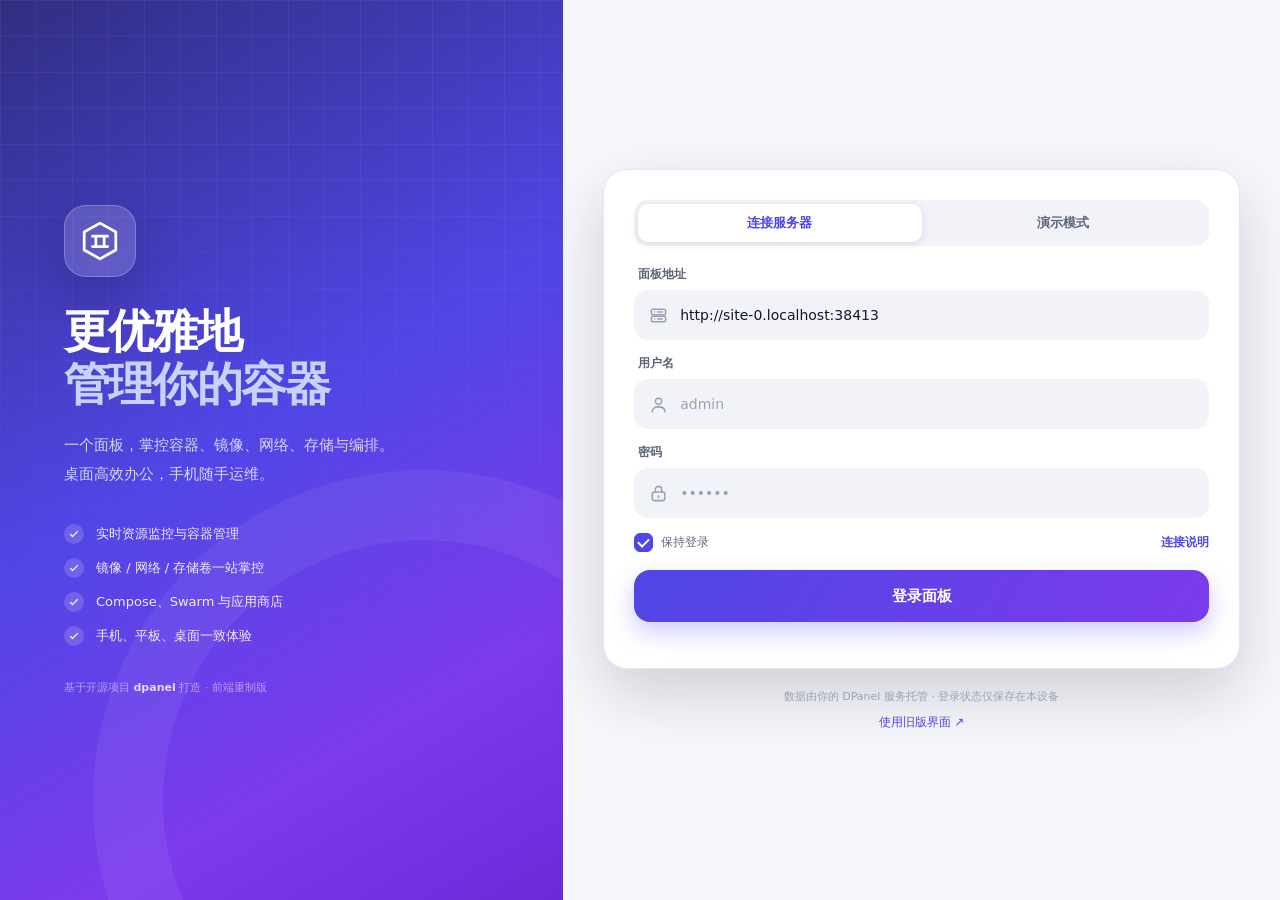
<file: ui-source/index.html>
<!DOCTYPE html>
<html lang="zh-CN" data-theme="light">
<head>
<meta charset="UTF-8">
<meta name="viewport" content="width=device-width, initial-scale=1, maximum-scale=1, viewport-fit=cover">
<meta name="theme-color" content="#5B5BD6">
<meta name="apple-mobile-web-app-capable" content="yes">
<meta name="apple-mobile-web-app-status-bar-style" content="default">
<meta name="description" content="DPanel - 优雅地管理 Docker / Podman 容器，桌面与手机自适应">
<link rel="manifest" href="manifest.webmanifest">
<link rel="icon" href="icons/icon-192.png">
<title>DPanel · 容器管理面板</title>
<link rel="stylesheet" href="css/styles.css">
</head>
<body>
<div class="device">
  <!-- 桌面端常驻侧边栏；手机端隐藏，改用底部导航 -->
  <aside class="sidebar" id="sidebar">
    <div class="sidebar-brand">
      <div class="brand-mark sm">
        <svg viewBox="0 0 64 64" aria-hidden="true"><path d="M32 6 55 19v26L32 58 9 45V19L32 6Z" fill="none" stroke="currentColor" stroke-width="4" stroke-linejoin="round"/><path d="M21 25h22M26 25v15m12-15v15M21 40h22" stroke="currentColor" stroke-width="4" stroke-linecap="round"/></svg>
      </div>
      <div><b>DPanel</b><small>容器管理面板</small></div>
    </div>
    <div class="sidebar-scroll" id="sidebar-links"></div>
    <div class="sidebar-foot">
      <div class="sidebar-user">
        <div class="avatar" id="sidebar-avatar">A</div>
        <div class="grow"><b id="sidebar-user">admin</b><small id="sidebar-server">未连接</small></div>
      </div>
      <button class="sidebar-logout" id="sidebar-logout"><svg class="ico sm"><use href="#i-logout"/></svg>退出登录</button>
    </div>
  </aside>
  <div id="app">
    <!-- 登录页 -->
    <section id="login-view" class="login-view">
      <div class="login-bg"><span></span><span></span><span></span></div>
      <div class="login-aside">
        <div class="login-aside-inner">
          <div class="brand-mark xl">
            <svg viewBox="0 0 64 64" aria-hidden="true"><path d="M32 6 55 19v26L32 58 9 45V19L32 6Z" fill="none" stroke="currentColor" stroke-width="4" stroke-linejoin="round"/><path d="M21 25h22M26 25v15m12-15v15M21 40h22" stroke="currentColor" stroke-width="4" stroke-linecap="round"/></svg>
          </div>
          <h1>更优雅地<br><span>管理你的容器</span></h1>
          <p>一个面板，掌控容器、镜像、网络、存储与编排。<br>桌面高效办公，手机随手运维。</p>
          <div class="login-features">
            <div><svg class="ico"><use href="#i-check"/></svg><span>实时资源监控与容器管理</span></div>
            <div><svg class="ico"><use href="#i-check"/></svg><span>镜像 / 网络 / 存储卷一站掌控</span></div>
            <div><svg class="ico"><use href="#i-check"/></svg><span>Compose、Swarm 与应用商店</span></div>
            <div><svg class="ico"><use href="#i-check"/></svg><span>手机、平板、桌面一致体验</span></div>
          </div>
          <div class="login-aside-foot">基于开源项目 <b>dpanel</b> 打造 · 前端重制版</div>
        </div>
      </div>
      <div class="login-inner">
        <div class="brand">
          <div class="brand-mark">
            <svg viewBox="0 0 64 64" aria-hidden="true"><path d="M32 6 55 19v26L32 58 9 45V19L32 6Z" fill="none" stroke="currentColor" stroke-width="4" stroke-linejoin="round"/><path d="M21 25h22M26 25v15m12-15v15M21 40h22" stroke="currentColor" stroke-width="4" stroke-linecap="round"/></svg>
          </div>
          <h1>DPanel</h1>
          <p>轻量化容器管理面板 · 桌面与手机自适应</p>
        </div>
        <div class="login-card">
          <div class="seg" id="login-mode">
            <button class="seg-item active" data-mode="server">连接服务器</button>
            <button class="seg-item" data-mode="demo">演示模式</button>
          </div>
          <div id="server-form">
            <label class="field">
              <span>面板地址</span>
              <div class="input-wrap"><svg class="ico"><use href="#i-server"/></svg><input id="login-url" type="url" inputmode="url" placeholder="http://192.168.1.10:8807" autocomplete="url"></div>
            </label>
            <label class="field">
              <span>用户名</span>
              <div class="input-wrap"><svg class="ico"><use href="#i-user"/></svg><input id="login-user" type="text" placeholder="admin" autocomplete="username"></div>
            </label>
            <label class="field">
              <span>密码</span>
              <div class="input-wrap"><svg class="ico"><use href="#i-lock"/></svg><input id="login-pass" type="password" placeholder="••••••" autocomplete="current-password"></div>
            </label>
            <label class="field hidden" id="code-field">
              <span>两步验证码</span>
              <div class="input-wrap"><svg class="ico"><use href="#i-shield"/></svg><input id="login-code" type="text" inputmode="numeric" maxlength="6" placeholder="6 位动态验证码"></div>
            </label>
            <div class="login-options">
              <label class="check"><input type="checkbox" id="login-auto" checked><span></span>保持登录</label>
              <button class="link-btn" id="help-btn">连接说明</button>
            </div>
            <button class="btn primary block lg" id="login-submit">登录面板</button>
            <div class="saved-servers" id="saved-servers"></div>
          </div>
          <div id="demo-form" class="hidden">
            <div class="demo-note">
              <svg class="ico lg"><use href="#i-sparkles"/></svg>
              <div><b>无需服务器即可预览</b><p>内置完整的示例数据，可体验所有界面与交互。</p></div>
            </div>
            <button class="btn primary block lg" id="demo-submit">进入演示模式</button>
          </div>
        </div>
        <p class="login-foot">数据由你的 DPanel 服务托管 · 登录状态仅保存在本设备</p>
        <a class="login-legacy" id="login-legacy" href="#" rel="noopener">使用旧版界面 ↗</a>
      </div>
    </section>

    <!-- 主界面 -->
    <section id="main-view" class="main-view hidden">
      <header class="topbar" id="topbar">
        <button class="icon-btn" id="menu-btn" aria-label="菜单"><svg class="ico"><use href="#i-menu"/></svg></button>
        <div class="topbar-title">
          <strong id="page-title">概览</strong>
          <button id="env-picker" class="env-chip"><span class="dot"></span><span id="env-name">local</span><svg class="ico xs"><use href="#i-chevron-down"/></svg></button>
        </div>
        <button class="icon-btn" id="theme-btn" aria-label="切换主题"><svg class="ico"><use href="#i-moon"/></svg></button>
        <button class="icon-btn badge-host" id="notice-btn" aria-label="通知"><svg class="ico"><use href="#i-bell"/></svg><i id="notice-badge" class="badge hidden"></i></button>
      </header>
      <main id="content" class="content"></main>
      <nav class="bottom-nav" id="bottom-nav">
        <button data-tab="overview" class="active"><svg class="ico"><use href="#i-home"/></svg><span>概览</span></button>
        <button data-tab="containers"><svg class="ico"><use href="#i-box"/></svg><span>容器</span></button>
        <button data-tab="images"><svg class="ico"><use href="#i-layers"/></svg><span>镜像</span></button>
        <button data-tab="files"><svg class="ico"><use href="#i-folder"/></svg><span>文件</span></button>
        <button data-tab="more"><svg class="ico"><use href="#i-grid"/></svg><span>更多</span></button>
      </nav>
    </section>

    <!-- 侧边抽屉 -->
    <div id="drawer-scrim" class="scrim hidden"></div>
    <aside id="drawer" class="drawer hidden">
      <div class="drawer-head">
        <div class="avatar" id="user-avatar">A</div>
        <div><b id="user-name">admin</b><small id="server-label">未连接</small></div>
        <button class="icon-btn" id="drawer-close"><svg class="ico"><use href="#i-x"/></svg></button>
      </div>
      <div class="drawer-scroll" id="drawer-links"></div>
      <div class="drawer-foot"><button class="btn ghost block" id="logout-btn"><svg class="ico"><use href="#i-logout"/></svg>退出登录</button><small>DPanel Mobile <span id="drawer-version"></span></small></div>
    </aside>

    <div id="sheet-root"></div>
    <div id="toast-root"></div>
    <div id="loading" class="global-loading hidden"><div class="spinner"></div></div>
  </div>
</div>

<!-- SVG 图标库 -->
<svg style="display:none" xmlns="http://www.w3.org/2000/svg">
<symbol id="i-server" viewBox="0 0 24 24"><rect x="3" y="4" width="18" height="7" rx="2"/><rect x="3" y="13" width="18" height="7" rx="2"/><path d="M7 7.5h.01M7 16.5h.01M11 7.5h6M11 16.5h6"/></symbol>
<symbol id="i-user" viewBox="0 0 24 24"><circle cx="12" cy="8" r="4"/><path d="M4 21c0-4 3.6-6 8-6s8 2 8 6"/></symbol>
<symbol id="i-lock" viewBox="0 0 24 24"><rect x="4" y="10" width="16" height="11" rx="3"/><path d="M8 10V7a4 4 0 0 1 8 0v3M12 15v2"/></symbol>
<symbol id="i-shield" viewBox="0 0 24 24"><path d="M12 2 4 6v6c0 5 3.4 8.6 8 10 4.6-1.4 8-5 8-10V6l-8-4Z"/><path d="m9 12 2 2 4-4"/></symbol>
<symbol id="i-sparkles" viewBox="0 0 24 24"><path d="m12 3 1.9 5.1L19 10l-5.1 1.9L12 17l-1.9-5.1L5 10l5.1-1.9L12 3ZM19 17l.8 2.2L22 20l-2.2.8L19 23l-.8-2.2L16 20l2.2-.8L19 17Z"/></symbol>
<symbol id="i-menu" viewBox="0 0 24 24"><path d="M4 7h16M4 12h16M4 17h16"/></symbol>
<symbol id="i-moon" viewBox="0 0 24 24"><path d="M20 14.5A8.5 8.5 0 0 1 9.5 4a8.5 8.5 0 1 0 10.5 10.5Z"/></symbol>
<symbol id="i-sun" viewBox="0 0 24 24"><circle cx="12" cy="12" r="4"/><path d="M12 2v2m0 16v2M4.9 4.9l1.4 1.4m11.4 11.4 1.4 1.4M2 12h2m16 0h2M4.9 19.1l1.4-1.4M17.7 6.3l1.4-1.4"/></symbol>
<symbol id="i-bell" viewBox="0 0 24 24"><path d="M18 9a6 6 0 0 0-12 0c0 7-3 8-3 8h18s-3-1-3-8M10 21h4"/></symbol>
<symbol id="i-home" viewBox="0 0 24 24"><path d="m3 10 9-7 9 7v10a1 1 0 0 1-1 1h-5v-7H9v7H4a1 1 0 0 1-1-1V10Z"/></symbol>
<symbol id="i-box" viewBox="0 0 24 24"><path d="m12 2 9 5v10l-9 5-9-5V7l9-5Z"/><path d="m3 7 9 5 9-5M12 12v10"/></symbol>
<symbol id="i-layers" viewBox="0 0 24 24"><path d="m12 2 9 5-9 5-9-5 9-5Zm-9 10 9 5 9-5M3 17l9 5 9-5"/></symbol>
<symbol id="i-folder" viewBox="0 0 24 24"><path d="M3 7a2 2 0 0 1 2-2h4l2 2h8a2 2 0 0 1 2 2v9a2 2 0 0 1-2 2H5a2 2 0 0 1-2-2V7Z"/></symbol>
<symbol id="i-grid" viewBox="0 0 24 24"><rect x="3" y="3" width="7" height="7" rx="2"/><rect x="14" y="3" width="7" height="7" rx="2"/><rect x="3" y="14" width="7" height="7" rx="2"/><rect x="14" y="14" width="7" height="7" rx="2"/></symbol>
<symbol id="i-x" viewBox="0 0 24 24"><path d="M6 6l12 12M18 6 6 18"/></symbol>
<symbol id="i-chevron-right" viewBox="0 0 24 24"><path d="m9 5 7 7-7 7"/></symbol>
<symbol id="i-chevron-down" viewBox="0 0 24 24"><path d="m5 9 7 7 7-7"/></symbol>
<symbol id="i-chevron-left" viewBox="0 0 24 24"><path d="m15 5-7 7 7 7"/></symbol>
<symbol id="i-logout" viewBox="0 0 24 24"><path d="M10 4H5a2 2 0 0 0-2 2v12a2 2 0 0 0 2 2h5M14 8l4 4-4 4M18 12H8"/></symbol>
<symbol id="i-search" viewBox="0 0 24 24"><circle cx="11" cy="11" r="7"/><path d="m20 20-4-4"/></symbol>
<symbol id="i-refresh" viewBox="0 0 24 24"><path d="M20 11a8 8 0 1 0-2.3 6.3M20 4v7h-7"/></symbol>
<symbol id="i-plus" viewBox="0 0 24 24"><path d="M12 5v14M5 12h14"/></symbol>
<symbol id="i-play" viewBox="0 0 24 24"><path d="m7 4 13 8-13 8V4Z"/></symbol>
<symbol id="i-stop" viewBox="0 0 24 24"><rect x="6" y="6" width="12" height="12" rx="2"/></symbol>
<symbol id="i-pause" viewBox="0 0 24 24"><path d="M8 5v14M16 5v14"/></symbol>
<symbol id="i-restart" viewBox="0 0 24 24"><path d="M3 12a9 9 0 1 0 3-6.7L3 8M3 3v5h5"/></symbol>
<symbol id="i-trash" viewBox="0 0 24 24"><path d="M4 7h16M9 7V4h6v3m3 0-1 13H7L6 7M10 11v6m4-6v6"/></symbol>
<symbol id="i-edit" viewBox="0 0 24 24"><path d="M4 20h4l11-11-4-4L4 16v4ZM14 6l4 4"/></symbol>
<symbol id="i-terminal" viewBox="0 0 24 24"><rect x="3" y="4" width="18" height="16" rx="2"/><path d="m7 9 3 3-3 3m6 0h4"/></symbol>
<symbol id="i-chart" viewBox="0 0 24 24"><path d="M4 20V10m5 10V4m5 16v-7m5 7V8"/></symbol>
<symbol id="i-file" viewBox="0 0 24 24"><path d="M6 2h8l5 5v15H6a2 2 0 0 1-2-2V4a2 2 0 0 1 2-2Zm8 0v5h5"/></symbol>
<symbol id="i-download" viewBox="0 0 24 24"><path d="M12 3v12m-5-5 5 5 5-5M4 20h16"/></symbol>
<symbol id="i-upload" viewBox="0 0 24 24"><path d="M12 16V4m-5 5 5-5 5 5M4 20h16"/></symbol>
<symbol id="i-copy" viewBox="0 0 24 24"><rect x="8" y="8" width="13" height="13" rx="2"/><path d="M16 8V5a2 2 0 0 0-2-2H5a2 2 0 0 0-2 2v9a2 2 0 0 0 2 2h3"/></symbol>
<symbol id="i-gear" viewBox="0 0 24 24"><circle cx="12" cy="12" r="3"/><path d="M19.4 15a1.7 1.7 0 0 0 .3 1.9l.1.1-2 2-.1-.1a1.7 1.7 0 0 0-1.9-.3 1.7 1.7 0 0 0-1 1.6V21h-3v-.2a1.7 1.7 0 0 0-1-1.6 1.7 1.7 0 0 0-1.9.3l-.1.1-2-2 .1-.1a1.7 1.7 0 0 0 .3-1.9 1.7 1.7 0 0 0-1.6-1H3v-3h.2a1.7 1.7 0 0 0 1.6-1 1.7 1.7 0 0 0-.3-1.9l-.1-.1 2-2 .1.1a1.7 1.7 0 0 0 1.9.3 1.7 1.7 0 0 0 1-1.6V3h3v.2a1.7 1.7 0 0 0 1 1.6 1.7 1.7 0 0 0 1.9-.3l.1-.1 2 2-.1.1a1.7 1.7 0 0 0-.3 1.9 1.7 1.7 0 0 0 1.6 1H21v3h-.2a1.7 1.7 0 0 0-1.4 1Z"/></symbol>
<symbol id="i-clock" viewBox="0 0 24 24"><circle cx="12" cy="12" r="9"/><path d="M12 7v5l3 2"/></symbol>
<symbol id="i-store" viewBox="0 0 24 24"><path d="M4 9h16v11H4V9ZM3 9l2-6h14l2 6M9 20v-6h6v6"/></symbol>
<symbol id="i-network" viewBox="0 0 24 24"><circle cx="12" cy="5" r="2"/><circle cx="5" cy="19" r="2"/><circle cx="19" cy="19" r="2"/><path d="M12 7v4m0 0-7 6m7-6 7 6"/></symbol>
<symbol id="i-database" viewBox="0 0 24 24"><ellipse cx="12" cy="6" rx="8" ry="3"/><path d="M4 6v12c0 1.7 3.6 3 8 3s8-1.3 8-3V6M4 12c0 1.7 3.6 3 8 3s8-1.3 8-3"/></symbol>
<symbol id="i-cube" viewBox="0 0 24 24"><path d="m12 3 8 4.5v9L12 21l-8-4.5v-9L12 3Z"/><path d="m4 7.5 8 4.5 8-4.5M12 12v9"/></symbol>
<symbol id="i-info" viewBox="0 0 24 24"><circle cx="12" cy="12" r="9"/><path d="M12 11v6M12 7h.01"/></symbol>
<symbol id="i-check" viewBox="0 0 24 24"><path d="m5 13 4 4L19 7"/></symbol>
<symbol id="i-alert" viewBox="0 0 24 24"><path d="M12 3 2 20h20L12 3Zm0 6v5m0 3h.01"/></symbol>
<symbol id="i-code" viewBox="0 0 24 24"><path d="m8 8-4 4 4 4m8-8 4 4-4 4m-3-11-2 18"/></symbol>
<symbol id="i-eye" viewBox="0 0 24 24"><path d="M2 12s3.6-6 10-6 10 6 10 6-3.6 6-10 6S2 12 2 12Z"/><circle cx="12" cy="12" r="3"/></symbol>
<symbol id="i-more" viewBox="0 0 24 24"><circle cx="5" cy="12" r="1.6"/><circle cx="12" cy="12" r="1.6"/><circle cx="19" cy="12" r="1.6"/></symbol>
<symbol id="i-filter" viewBox="0 0 24 24"><path d="M3 5h18l-7 8v6l-4 2v-8L3 5Z"/></symbol>
<symbol id="i-cpu" viewBox="0 0 24 24"><rect x="6" y="6" width="12" height="12" rx="2"/><rect x="9" y="9" width="6" height="6"/><path d="M9 2v4m6-4v4M9 18v4m6-4v4M2 9h4m-4 6h4m12-6h4m-4 6h4"/></symbol>
<symbol id="i-memory" viewBox="0 0 24 24"><rect x="3" y="7" width="18" height="10" rx="2"/><path d="M7 7V4m4 3V4m4 3V4m4 3V4M7 17v3m4-3v3m4-3v3m4-3v3"/></symbol>
<symbol id="i-globe" viewBox="0 0 24 24"><circle cx="12" cy="12" r="9"/><path d="M3 12h18M12 3c3 3 3 15 0 18M12 3c-3 3-3 15 0 18"/></symbol>
<symbol id="i-key" viewBox="0 0 24 24"><circle cx="8" cy="15" r="4"/><path d="m11 12 9-9 2 2-2 2 2 2-3 3-2-2-2 2"/></symbol>
<symbol id="i-bell-off" viewBox="0 0 24 24"><path d="M3 3l18 18M18 9a6 6 0 0 0-8-5.6M6 9c0 7-3 8-3 8h13M10 21h4"/></symbol>
</svg>

<script src="js/core.js"></script>
<script src="js/demo.js"></script>
<script src="js/pages-basic.js"></script>
<script src="js/pages-advanced.js"></script>
<script src="js/app.js"></script>
</body>
</html>
</file>
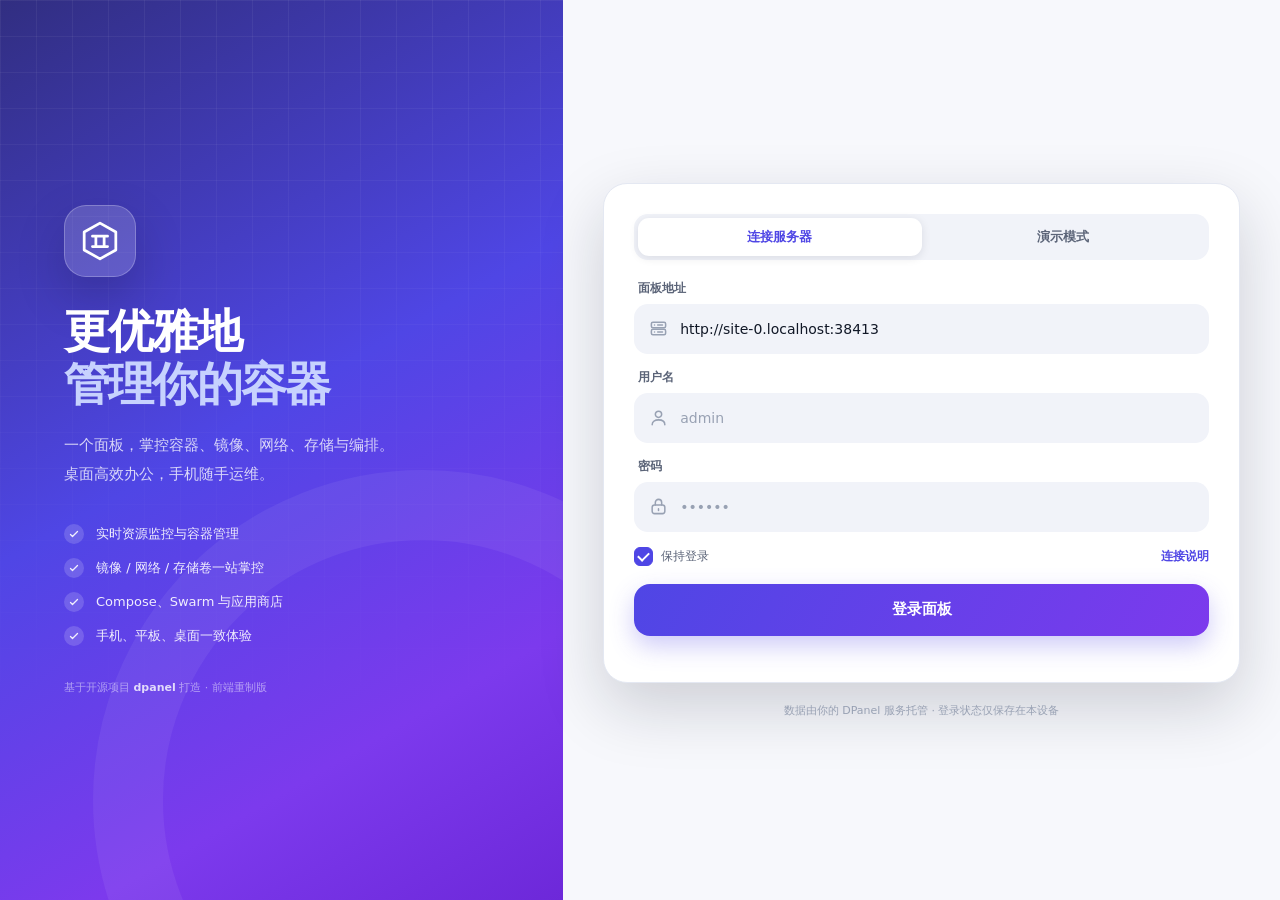
<file: ios/DPanel/Web/index.html>
<!DOCTYPE html>
<html lang="zh-CN" data-theme="light">
<head>
<meta charset="UTF-8">
<meta name="viewport" content="width=device-width, initial-scale=1, maximum-scale=1, viewport-fit=cover">
<meta name="theme-color" content="#5B5BD6">
<meta name="apple-mobile-web-app-capable" content="yes">
<meta name="apple-mobile-web-app-status-bar-style" content="default">
<meta name="description" content="DPanel - 优雅地管理 Docker / Podman 容器，桌面与手机自适应">
<link rel="manifest" href="manifest.webmanifest">
<link rel="icon" href="icons/icon-192.png">
<title>DPanel · 容器管理面板</title>
<link rel="stylesheet" href="css/styles.css">
</head>
<body>
<div class="device">
  <!-- 桌面端常驻侧边栏；手机端隐藏，改用底部导航 -->
  <aside class="sidebar" id="sidebar">
    <div class="sidebar-brand">
      <div class="brand-mark sm">
        <svg viewBox="0 0 64 64" aria-hidden="true"><path d="M32 6 55 19v26L32 58 9 45V19L32 6Z" fill="none" stroke="currentColor" stroke-width="4" stroke-linejoin="round"/><path d="M21 25h22M26 25v15m12-15v15M21 40h22" stroke="currentColor" stroke-width="4" stroke-linecap="round"/></svg>
      </div>
      <div><b>DPanel</b><small>容器管理面板</small></div>
    </div>
    <div class="sidebar-scroll" id="sidebar-links"></div>
    <div class="sidebar-foot">
      <div class="sidebar-user">
        <div class="avatar" id="sidebar-avatar">A</div>
        <div class="grow"><b id="sidebar-user">admin</b><small id="sidebar-server">未连接</small></div>
      </div>
      <button class="sidebar-logout" id="sidebar-logout"><svg class="ico sm"><use href="#i-logout"/></svg>退出登录</button>
    </div>
  </aside>
  <div id="app">
    <!-- 登录页 -->
    <section id="login-view" class="login-view">
      <div class="login-bg"><span></span><span></span><span></span></div>
      <div class="login-aside">
        <div class="login-aside-inner">
          <div class="brand-mark xl">
            <svg viewBox="0 0 64 64" aria-hidden="true"><path d="M32 6 55 19v26L32 58 9 45V19L32 6Z" fill="none" stroke="currentColor" stroke-width="4" stroke-linejoin="round"/><path d="M21 25h22M26 25v15m12-15v15M21 40h22" stroke="currentColor" stroke-width="4" stroke-linecap="round"/></svg>
          </div>
          <h1>更优雅地<br><span>管理你的容器</span></h1>
          <p>一个面板，掌控容器、镜像、网络、存储与编排。<br>桌面高效办公，手机随手运维。</p>
          <div class="login-features">
            <div><svg class="ico"><use href="#i-check"/></svg><span>实时资源监控与容器管理</span></div>
            <div><svg class="ico"><use href="#i-check"/></svg><span>镜像 / 网络 / 存储卷一站掌控</span></div>
            <div><svg class="ico"><use href="#i-check"/></svg><span>Compose、Swarm 与应用商店</span></div>
            <div><svg class="ico"><use href="#i-check"/></svg><span>手机、平板、桌面一致体验</span></div>
          </div>
          <div class="login-aside-foot">基于开源项目 <b>dpanel</b> 打造 · 前端重制版</div>
        </div>
      </div>
      <div class="login-inner">
        <div class="brand">
          <div class="brand-mark">
            <svg viewBox="0 0 64 64" aria-hidden="true"><path d="M32 6 55 19v26L32 58 9 45V19L32 6Z" fill="none" stroke="currentColor" stroke-width="4" stroke-linejoin="round"/><path d="M21 25h22M26 25v15m12-15v15M21 40h22" stroke="currentColor" stroke-width="4" stroke-linecap="round"/></svg>
          </div>
          <h1>DPanel</h1>
          <p>轻量化容器管理面板 · 桌面与手机自适应</p>
        </div>
        <div class="login-card">
          <div class="seg" id="login-mode">
            <button class="seg-item active" data-mode="server">连接服务器</button>
            <button class="seg-item" data-mode="demo">演示模式</button>
          </div>
          <div id="server-form">
            <label class="field">
              <span>面板地址</span>
              <div class="input-wrap"><svg class="ico"><use href="#i-server"/></svg><input id="login-url" type="url" inputmode="url" placeholder="http://192.168.1.10:8807" autocomplete="url"></div>
            </label>
            <label class="field">
              <span>用户名</span>
              <div class="input-wrap"><svg class="ico"><use href="#i-user"/></svg><input id="login-user" type="text" placeholder="admin" autocomplete="username"></div>
            </label>
            <label class="field">
              <span>密码</span>
              <div class="input-wrap"><svg class="ico"><use href="#i-lock"/></svg><input id="login-pass" type="password" placeholder="••••••" autocomplete="current-password"></div>
            </label>
            <label class="field hidden" id="code-field">
              <span>两步验证码</span>
              <div class="input-wrap"><svg class="ico"><use href="#i-shield"/></svg><input id="login-code" type="text" inputmode="numeric" maxlength="6" placeholder="6 位动态验证码"></div>
            </label>
            <div class="login-options">
              <label class="check"><input type="checkbox" id="login-auto" checked><span></span>保持登录</label>
              <button class="link-btn" id="help-btn">连接说明</button>
            </div>
            <button class="btn primary block lg" id="login-submit">登录面板</button>
            <div class="saved-servers" id="saved-servers"></div>
          </div>
          <div id="demo-form" class="hidden">
            <div class="demo-note">
              <svg class="ico lg"><use href="#i-sparkles"/></svg>
              <div><b>无需服务器即可预览</b><p>内置完整的示例数据，可体验所有界面与交互。</p></div>
            </div>
            <button class="btn primary block lg" id="demo-submit">进入演示模式</button>
          </div>
        </div>
        <p class="login-foot">数据由你的 DPanel 服务托管 · 登录状态仅保存在本设备</p>
      </div>
    </section>

    <!-- 主界面 -->
    <section id="main-view" class="main-view hidden">
      <header class="topbar" id="topbar">
        <button class="icon-btn" id="menu-btn" aria-label="菜单"><svg class="ico"><use href="#i-menu"/></svg></button>
        <div class="topbar-title">
          <strong id="page-title">概览</strong>
          <button id="env-picker" class="env-chip"><span class="dot"></span><span id="env-name">local</span><svg class="ico xs"><use href="#i-chevron-down"/></svg></button>
        </div>
        <button class="icon-btn" id="theme-btn" aria-label="切换主题"><svg class="ico"><use href="#i-moon"/></svg></button>
        <button class="icon-btn badge-host" id="notice-btn" aria-label="通知"><svg class="ico"><use href="#i-bell"/></svg><i id="notice-badge" class="badge hidden"></i></button>
      </header>
      <main id="content" class="content"></main>
      <nav class="bottom-nav" id="bottom-nav">
        <button data-tab="overview" class="active"><svg class="ico"><use href="#i-home"/></svg><span>概览</span></button>
        <button data-tab="containers"><svg class="ico"><use href="#i-box"/></svg><span>容器</span></button>
        <button data-tab="images"><svg class="ico"><use href="#i-layers"/></svg><span>镜像</span></button>
        <button data-tab="files"><svg class="ico"><use href="#i-folder"/></svg><span>文件</span></button>
        <button data-tab="more"><svg class="ico"><use href="#i-grid"/></svg><span>更多</span></button>
      </nav>
    </section>

    <!-- 侧边抽屉 -->
    <div id="drawer-scrim" class="scrim hidden"></div>
    <aside id="drawer" class="drawer hidden">
      <div class="drawer-head">
        <div class="avatar" id="user-avatar">A</div>
        <div><b id="user-name">admin</b><small id="server-label">未连接</small></div>
        <button class="icon-btn" id="drawer-close"><svg class="ico"><use href="#i-x"/></svg></button>
      </div>
      <div class="drawer-scroll" id="drawer-links"></div>
      <div class="drawer-foot"><button class="btn ghost block" id="logout-btn"><svg class="ico"><use href="#i-logout"/></svg>退出登录</button><small>DPanel Mobile v1.0</small></div>
    </aside>

    <div id="sheet-root"></div>
    <div id="toast-root"></div>
    <div id="loading" class="global-loading hidden"><div class="spinner"></div></div>
  </div>
</div>

<!-- SVG 图标库 -->
<svg style="display:none" xmlns="http://www.w3.org/2000/svg">
<symbol id="i-server" viewBox="0 0 24 24"><rect x="3" y="4" width="18" height="7" rx="2"/><rect x="3" y="13" width="18" height="7" rx="2"/><path d="M7 7.5h.01M7 16.5h.01M11 7.5h6M11 16.5h6"/></symbol>
<symbol id="i-user" viewBox="0 0 24 24"><circle cx="12" cy="8" r="4"/><path d="M4 21c0-4 3.6-6 8-6s8 2 8 6"/></symbol>
<symbol id="i-lock" viewBox="0 0 24 24"><rect x="4" y="10" width="16" height="11" rx="3"/><path d="M8 10V7a4 4 0 0 1 8 0v3M12 15v2"/></symbol>
<symbol id="i-shield" viewBox="0 0 24 24"><path d="M12 2 4 6v6c0 5 3.4 8.6 8 10 4.6-1.4 8-5 8-10V6l-8-4Z"/><path d="m9 12 2 2 4-4"/></symbol>
<symbol id="i-sparkles" viewBox="0 0 24 24"><path d="m12 3 1.9 5.1L19 10l-5.1 1.9L12 17l-1.9-5.1L5 10l5.1-1.9L12 3ZM19 17l.8 2.2L22 20l-2.2.8L19 23l-.8-2.2L16 20l2.2-.8L19 17Z"/></symbol>
<symbol id="i-menu" viewBox="0 0 24 24"><path d="M4 7h16M4 12h16M4 17h16"/></symbol>
<symbol id="i-moon" viewBox="0 0 24 24"><path d="M20 14.5A8.5 8.5 0 0 1 9.5 4a8.5 8.5 0 1 0 10.5 10.5Z"/></symbol>
<symbol id="i-sun" viewBox="0 0 24 24"><circle cx="12" cy="12" r="4"/><path d="M12 2v2m0 16v2M4.9 4.9l1.4 1.4m11.4 11.4 1.4 1.4M2 12h2m16 0h2M4.9 19.1l1.4-1.4M17.7 6.3l1.4-1.4"/></symbol>
<symbol id="i-bell" viewBox="0 0 24 24"><path d="M18 9a6 6 0 0 0-12 0c0 7-3 8-3 8h18s-3-1-3-8M10 21h4"/></symbol>
<symbol id="i-home" viewBox="0 0 24 24"><path d="m3 10 9-7 9 7v10a1 1 0 0 1-1 1h-5v-7H9v7H4a1 1 0 0 1-1-1V10Z"/></symbol>
<symbol id="i-box" viewBox="0 0 24 24"><path d="m12 2 9 5v10l-9 5-9-5V7l9-5Z"/><path d="m3 7 9 5 9-5M12 12v10"/></symbol>
<symbol id="i-layers" viewBox="0 0 24 24"><path d="m12 2 9 5-9 5-9-5 9-5Zm-9 10 9 5 9-5M3 17l9 5 9-5"/></symbol>
<symbol id="i-folder" viewBox="0 0 24 24"><path d="M3 7a2 2 0 0 1 2-2h4l2 2h8a2 2 0 0 1 2 2v9a2 2 0 0 1-2 2H5a2 2 0 0 1-2-2V7Z"/></symbol>
<symbol id="i-grid" viewBox="0 0 24 24"><rect x="3" y="3" width="7" height="7" rx="2"/><rect x="14" y="3" width="7" height="7" rx="2"/><rect x="3" y="14" width="7" height="7" rx="2"/><rect x="14" y="14" width="7" height="7" rx="2"/></symbol>
<symbol id="i-x" viewBox="0 0 24 24"><path d="M6 6l12 12M18 6 6 18"/></symbol>
<symbol id="i-chevron-right" viewBox="0 0 24 24"><path d="m9 5 7 7-7 7"/></symbol>
<symbol id="i-chevron-down" viewBox="0 0 24 24"><path d="m5 9 7 7 7-7"/></symbol>
<symbol id="i-chevron-left" viewBox="0 0 24 24"><path d="m15 5-7 7 7 7"/></symbol>
<symbol id="i-logout" viewBox="0 0 24 24"><path d="M10 4H5a2 2 0 0 0-2 2v12a2 2 0 0 0 2 2h5M14 8l4 4-4 4M18 12H8"/></symbol>
<symbol id="i-search" viewBox="0 0 24 24"><circle cx="11" cy="11" r="7"/><path d="m20 20-4-4"/></symbol>
<symbol id="i-refresh" viewBox="0 0 24 24"><path d="M20 11a8 8 0 1 0-2.3 6.3M20 4v7h-7"/></symbol>
<symbol id="i-plus" viewBox="0 0 24 24"><path d="M12 5v14M5 12h14"/></symbol>
<symbol id="i-play" viewBox="0 0 24 24"><path d="m7 4 13 8-13 8V4Z"/></symbol>
<symbol id="i-stop" viewBox="0 0 24 24"><rect x="6" y="6" width="12" height="12" rx="2"/></symbol>
<symbol id="i-pause" viewBox="0 0 24 24"><path d="M8 5v14M16 5v14"/></symbol>
<symbol id="i-restart" viewBox="0 0 24 24"><path d="M3 12a9 9 0 1 0 3-6.7L3 8M3 3v5h5"/></symbol>
<symbol id="i-trash" viewBox="0 0 24 24"><path d="M4 7h16M9 7V4h6v3m3 0-1 13H7L6 7M10 11v6m4-6v6"/></symbol>
<symbol id="i-edit" viewBox="0 0 24 24"><path d="M4 20h4l11-11-4-4L4 16v4ZM14 6l4 4"/></symbol>
<symbol id="i-terminal" viewBox="0 0 24 24"><rect x="3" y="4" width="18" height="16" rx="2"/><path d="m7 9 3 3-3 3m6 0h4"/></symbol>
<symbol id="i-chart" viewBox="0 0 24 24"><path d="M4 20V10m5 10V4m5 16v-7m5 7V8"/></symbol>
<symbol id="i-file" viewBox="0 0 24 24"><path d="M6 2h8l5 5v15H6a2 2 0 0 1-2-2V4a2 2 0 0 1 2-2Zm8 0v5h5"/></symbol>
<symbol id="i-download" viewBox="0 0 24 24"><path d="M12 3v12m-5-5 5 5 5-5M4 20h16"/></symbol>
<symbol id="i-upload" viewBox="0 0 24 24"><path d="M12 16V4m-5 5 5-5 5 5M4 20h16"/></symbol>
<symbol id="i-copy" viewBox="0 0 24 24"><rect x="8" y="8" width="13" height="13" rx="2"/><path d="M16 8V5a2 2 0 0 0-2-2H5a2 2 0 0 0-2 2v9a2 2 0 0 0 2 2h3"/></symbol>
<symbol id="i-gear" viewBox="0 0 24 24"><circle cx="12" cy="12" r="3"/><path d="M19.4 15a1.7 1.7 0 0 0 .3 1.9l.1.1-2 2-.1-.1a1.7 1.7 0 0 0-1.9-.3 1.7 1.7 0 0 0-1 1.6V21h-3v-.2a1.7 1.7 0 0 0-1-1.6 1.7 1.7 0 0 0-1.9.3l-.1.1-2-2 .1-.1a1.7 1.7 0 0 0 .3-1.9 1.7 1.7 0 0 0-1.6-1H3v-3h.2a1.7 1.7 0 0 0 1.6-1 1.7 1.7 0 0 0-.3-1.9l-.1-.1 2-2 .1.1a1.7 1.7 0 0 0 1.9.3 1.7 1.7 0 0 0 1-1.6V3h3v.2a1.7 1.7 0 0 0 1 1.6 1.7 1.7 0 0 0 1.9-.3l.1-.1 2 2-.1.1a1.7 1.7 0 0 0-.3 1.9 1.7 1.7 0 0 0 1.6 1H21v3h-.2a1.7 1.7 0 0 0-1.4 1Z"/></symbol>
<symbol id="i-clock" viewBox="0 0 24 24"><circle cx="12" cy="12" r="9"/><path d="M12 7v5l3 2"/></symbol>
<symbol id="i-store" viewBox="0 0 24 24"><path d="M4 9h16v11H4V9ZM3 9l2-6h14l2 6M9 20v-6h6v6"/></symbol>
<symbol id="i-network" viewBox="0 0 24 24"><circle cx="12" cy="5" r="2"/><circle cx="5" cy="19" r="2"/><circle cx="19" cy="19" r="2"/><path d="M12 7v4m0 0-7 6m7-6 7 6"/></symbol>
<symbol id="i-database" viewBox="0 0 24 24"><ellipse cx="12" cy="6" rx="8" ry="3"/><path d="M4 6v12c0 1.7 3.6 3 8 3s8-1.3 8-3V6M4 12c0 1.7 3.6 3 8 3s8-1.3 8-3"/></symbol>
<symbol id="i-cube" viewBox="0 0 24 24"><path d="m12 3 8 4.5v9L12 21l-8-4.5v-9L12 3Z"/><path d="m4 7.5 8 4.5 8-4.5M12 12v9"/></symbol>
<symbol id="i-info" viewBox="0 0 24 24"><circle cx="12" cy="12" r="9"/><path d="M12 11v6M12 7h.01"/></symbol>
<symbol id="i-check" viewBox="0 0 24 24"><path d="m5 13 4 4L19 7"/></symbol>
<symbol id="i-alert" viewBox="0 0 24 24"><path d="M12 3 2 20h20L12 3Zm0 6v5m0 3h.01"/></symbol>
<symbol id="i-code" viewBox="0 0 24 24"><path d="m8 8-4 4 4 4m8-8 4 4-4 4m-3-11-2 18"/></symbol>
<symbol id="i-eye" viewBox="0 0 24 24"><path d="M2 12s3.6-6 10-6 10 6 10 6-3.6 6-10 6S2 12 2 12Z"/><circle cx="12" cy="12" r="3"/></symbol>
<symbol id="i-more" viewBox="0 0 24 24"><circle cx="5" cy="12" r="1.6"/><circle cx="12" cy="12" r="1.6"/><circle cx="19" cy="12" r="1.6"/></symbol>
<symbol id="i-filter" viewBox="0 0 24 24"><path d="M3 5h18l-7 8v6l-4 2v-8L3 5Z"/></symbol>
<symbol id="i-cpu" viewBox="0 0 24 24"><rect x="6" y="6" width="12" height="12" rx="2"/><rect x="9" y="9" width="6" height="6"/><path d="M9 2v4m6-4v4M9 18v4m6-4v4M2 9h4m-4 6h4m12-6h4m-4 6h4"/></symbol>
<symbol id="i-memory" viewBox="0 0 24 24"><rect x="3" y="7" width="18" height="10" rx="2"/><path d="M7 7V4m4 3V4m4 3V4m4 3V4M7 17v3m4-3v3m4-3v3m4-3v3"/></symbol>
<symbol id="i-globe" viewBox="0 0 24 24"><circle cx="12" cy="12" r="9"/><path d="M3 12h18M12 3c3 3 3 15 0 18M12 3c-3 3-3 15 0 18"/></symbol>
<symbol id="i-key" viewBox="0 0 24 24"><circle cx="8" cy="15" r="4"/><path d="m11 12 9-9 2 2-2 2 2 2-3 3-2-2-2 2"/></symbol>
<symbol id="i-bell-off" viewBox="0 0 24 24"><path d="M3 3l18 18M18 9a6 6 0 0 0-8-5.6M6 9c0 7-3 8-3 8h13M10 21h4"/></symbol>
</svg>

<script src="js/core.js"></script>
<script src="js/demo.js"></script>
<script src="js/pages-basic.js"></script>
<script src="js/pages-advanced.js"></script>
<script src="js/app.js"></script>
</body>
</html>
</file>
<file: ui-source/css/styles.css>
/* DPanel Mobile — Material You inspired design system */
:root{
  --primary:#5B5BD6; --primary-dark:#4646B8; --primary-soft:#ECEBFF; --primary-ink:#2D2D87;
  --surface:#FBFAFE; --surface-1:#FFFFFF; --surface-2:#F3F1F8; --surface-3:#EAE7F2;
  --ink:#1B1A22; --ink-2:#5D5B69; --ink-3:#898693; --line:#E6E2EE;
  --green:#159E68; --green-soft:#DCF5E9; --amber:#E08A00; --amber-soft:#FFF0D6;
  --red:#D9484C; --red-soft:#FDE7E8; --blue:#2C7BE5; --blue-soft:#E3F0FF;
  --purple:#8B5CF6; --teal:#0EA5A5;
  --shadow:0 2px 10px rgba(32,25,70,.05),0 12px 32px rgba(32,25,70,.05);
  --shadow-lg:0 16px 48px rgba(28,22,60,.18);
  --r-lg:26px; --r-md:18px; --r-sm:12px; --r-xs:9px;
  --safe-t:env(safe-area-inset-top,0px); --safe-b:env(safe-area-inset-bottom,0px);
  color-scheme:light;
}
[data-theme="dark"]{
  --primary:#A6A4FF; --primary-dark:#C2C1FF; --primary-soft:#2B2A52; --primary-ink:#DAD9FF;
  --surface:#121118; --surface-1:#1C1B24; --surface-2:#24232E; --surface-3:#302E3C;
  --ink:#F2F0F8; --ink-2:#B6B2C4; --ink-3:#85808F; --line:#353342;
  --green:#5BD8A0; --green-soft:#173A2D; --amber:#FFC36B; --amber-soft:#413019;
  --red:#FF8A8E; --red-soft:#452327; --blue:#79B4FF; --blue-soft:#1D3050;
  --purple:#B99AFF; --teal:#5DDDD8;
  --shadow:0 2px 10px rgba(0,0,0,.2),0 12px 32px rgba(0,0,0,.18);
  --shadow-lg:0 16px 48px rgba(0,0,0,.5);
  color-scheme:dark;
}
*{box-sizing:border-box;-webkit-tap-highlight-color:transparent}
html,body{margin:0;padding:0;height:100%}
body{font-family:system-ui,-apple-system,"PingFang SC","Noto Sans SC","Microsoft YaHei",sans-serif;background:var(--surface-3);color:var(--ink);overflow:hidden}
button,input,textarea,select{font:inherit;color:inherit}
button{cursor:pointer;border:0;background:none;padding:0}
.hidden{display:none!important}
.ico{width:22px;height:22px;fill:none;stroke:currentColor;stroke-width:1.9;stroke-linecap:round;stroke-linejoin:round;flex:none}
.ico.xs{width:14px;height:14px;stroke-width:2.4}
.ico.sm{width:18px;height:18px}
.ico.lg{width:28px;height:28px}
.ico.xl{width:34px;height:34px}
.device{max-width:520px;height:100dvh;margin:0 auto;background:var(--surface);position:relative;overflow:hidden;box-shadow:0 0 60px rgba(30,20,70,.14)}
#app{height:100%;position:relative;display:flex;flex-direction:column}

/* ---------- 登录 ---------- */
.login-view{height:100%;overflow-y:auto;background:linear-gradient(165deg,var(--primary-soft) 0%,var(--surface) 46%);position:relative}
.login-bg{position:absolute;inset:0;overflow:hidden;pointer-events:none}
.login-bg span{position:absolute;border-radius:50%;filter:blur(2px);opacity:.5}
.login-bg span:nth-child(1){width:240px;height:240px;background:var(--primary);opacity:.11;top:-90px;right:-70px}
.login-bg span:nth-child(2){width:160px;height:160px;background:var(--teal);opacity:.1;top:150px;left:-80px}
.login-bg span:nth-child(3){width:120px;height:120px;background:var(--amber);opacity:.1;bottom:90px;right:-40px}
.login-inner{position:relative;padding:calc(58px + var(--safe-t)) 22px 34px;min-height:100%;display:flex;flex-direction:column}
.brand{text-align:center;margin-bottom:30px}
.brand-mark{width:76px;height:76px;border-radius:24px;background:linear-gradient(145deg,var(--primary),var(--purple));color:white;display:grid;place-items:center;margin:0 auto 16px;box-shadow:0 14px 30px rgba(91,91,214,.3)}
.brand-mark svg{width:44px;height:44px}
.brand h1{font-size:32px;letter-spacing:-.6px;margin:0 0 6px;font-weight:800}
.brand p{margin:0;color:var(--ink-2);font-size:13px}
.login-card{background:var(--surface-1);border:1px solid var(--line);border-radius:var(--r-lg);padding:20px;box-shadow:var(--shadow);margin-top:auto}
.seg{display:flex;background:var(--surface-2);border-radius:14px;padding:4px;margin-bottom:20px}
.seg-item{flex:1;padding:10px;border-radius:11px;font-size:13px;font-weight:600;color:var(--ink-2);transition:.2s}
.seg-item.active{background:var(--surface-1);color:var(--primary);box-shadow:0 2px 8px rgba(30,20,70,.1)}
.field{display:block;margin-bottom:15px}
.field>span{display:block;font-size:12px;font-weight:600;color:var(--ink-2);margin:0 0 7px 4px}
.input-wrap{display:flex;align-items:center;gap:10px;background:var(--surface-2);border:1.5px solid transparent;border-radius:14px;padding:0 14px;height:48px;transition:.2s}
.input-wrap:focus-within{border-color:var(--primary);background:var(--surface-1)}
.input-wrap .ico{color:var(--ink-3);width:19px;height:19px}
.input-wrap input{border:0;outline:0;background:none;flex:1;min-width:0;font-size:14px}
.input-wrap input::placeholder{color:var(--ink-3)}
.login-options{display:flex;align-items:center;justify-content:space-between;margin:2px 0 18px}
.check{display:flex;align-items:center;gap:8px;font-size:12px;color:var(--ink-2);cursor:pointer}
.check input{display:none}
.check span{width:19px;height:19px;border:1.8px solid var(--line);border-radius:6px;display:inline-block;position:relative;transition:.2s}
.check input:checked+span{background:var(--primary);border-color:var(--primary)}
.check input:checked+span:after{content:"";position:absolute;left:5px;top:2px;width:5px;height:9px;border:solid white;border-width:0 2px 2px 0;transform:rotate(45deg)}
.link-btn{color:var(--primary);font-size:12px;font-weight:600}
.btn{display:inline-flex;align-items:center;justify-content:center;gap:8px;padding:12px 18px;border-radius:14px;font-size:14px;font-weight:700;transition:.18s;white-space:nowrap}
.btn:active{transform:scale(.97)}
.btn.primary{background:var(--primary);color:#fff;box-shadow:0 8px 20px rgba(91,91,214,.25)}
.btn.ghost{background:var(--surface-2);color:var(--ink)}
.btn.outline{background:transparent;border:1.5px solid var(--line);color:var(--ink)}
.btn.danger{background:var(--red-soft);color:var(--red)}
.btn.success{background:var(--green);color:#fff}
.btn.block{width:100%}
.btn.lg{height:52px;font-size:15px;border-radius:16px}
.btn.sm{padding:8px 12px;font-size:12px;border-radius:10px}
.btn:disabled{opacity:.5;pointer-events:none}
.demo-note{display:flex;gap:13px;background:var(--primary-soft);color:var(--primary-ink);padding:16px;border-radius:16px;margin-bottom:18px}
.demo-note b{font-size:14px}
.demo-note p{font-size:12px;margin:4px 0 0;opacity:.8;line-height:1.6}
.saved-servers{margin-top:16px}
.saved-title{font-size:11px;color:var(--ink-3);margin-bottom:8px;padding-left:4px}
.saved-item{display:flex;align-items:center;gap:10px;padding:10px 12px;border-radius:12px;background:var(--surface-2);margin-bottom:7px;font-size:13px}
.saved-item .grow{flex:1;min-width:0;overflow:hidden;text-overflow:ellipsis;white-space:nowrap}
.login-foot{text-align:center;font-size:11px;color:var(--ink-3);margin:18px 0 0}
.login-legacy{display:block;text-align:center;font-size:12px;color:var(--primary);margin:10px 0 0;text-decoration:none}
.login-legacy:active{opacity:.7}

/* ---------- 主框架 ---------- */
.main-view{height:100%;display:flex;flex-direction:column}
.topbar{height:calc(60px + var(--safe-t));padding:var(--safe-t) 12px 0;display:flex;align-items:center;gap:4px;background:var(--surface);border-bottom:1px solid var(--line);flex:none;position:relative;z-index:10}
.icon-btn{width:42px;height:42px;border-radius:13px;display:grid;place-items:center;color:var(--ink-2);transition:.15s;position:relative}
.icon-btn:active{background:var(--surface-2);transform:scale(.93)}
.topbar-title{flex:1;min-width:0;text-align:center;display:flex;flex-direction:column;align-items:center;gap:2px}
.topbar-title strong{font-size:16px;font-weight:750;white-space:nowrap}
.env-chip{display:inline-flex;align-items:center;gap:5px;font-size:10px;color:var(--ink-2);background:var(--surface-2);padding:3px 9px;border-radius:20px;max-width:180px}
.env-chip .dot{width:6px;height:6px;border-radius:50%;background:var(--green);box-shadow:0 0 0 3px var(--green-soft)}
.badge-host .badge{position:absolute;right:7px;top:7px;min-width:8px;height:8px;border-radius:8px;background:var(--red);border:2px solid var(--surface)}
.content{flex:1;overflow-y:auto;overflow-x:hidden;padding:16px 16px calc(92px + var(--safe-b));scroll-behavior:smooth;overscroll-behavior-y:contain}
.bottom-nav{position:absolute;left:0;right:0;bottom:0;height:calc(66px + var(--safe-b));padding-bottom:var(--safe-b);background:color-mix(in srgb,var(--surface-1) 92%,transparent);backdrop-filter:blur(18px);border-top:1px solid var(--line);display:flex;z-index:15}
.bottom-nav button{flex:1;display:flex;flex-direction:column;align-items:center;justify-content:center;gap:3px;color:var(--ink-3);font-size:10px;font-weight:600;transition:.18s}
.bottom-nav button .ico{width:22px;height:22px}
.bottom-nav button.active{color:var(--primary)}
.bottom-nav button.active .ico{stroke-width:2.3;transform:translateY(-1px)}

/* ---------- 通用组件 ---------- */
.page-head{display:flex;align-items:center;justify-content:space-between;margin-bottom:14px;gap:10px}
.page-head h2{margin:0;font-size:21px;font-weight:800;letter-spacing:-.3px}
.page-head p{margin:3px 0 0;color:var(--ink-3);font-size:12px}
.card{background:var(--surface-1);border:1px solid var(--line);border-radius:var(--r-md);padding:16px;box-shadow:var(--shadow);margin-bottom:14px}
.card.tight{padding:12px}
.card-head{display:flex;align-items:center;justify-content:space-between;margin-bottom:12px}
.card-head h3{margin:0;font-size:14px;font-weight:750}
.card-head .sub{font-size:11px;color:var(--ink-3)}
.grid{display:grid;gap:11px}
.grid.c2{grid-template-columns:repeat(2,1fr)}
.grid.c3{grid-template-columns:repeat(3,1fr)}
.row{display:flex;align-items:center;gap:10px}
.row.between{justify-content:space-between}
.wrap{flex-wrap:wrap}
.grow{flex:1;min-width:0}
.muted{color:var(--ink-3)}
.small{font-size:11px}
.mid{font-size:13px}
.bold{font-weight:700}
.mono{font-family:ui-monospace,SFMono-Regular,Consolas,monospace}
.ellipsis{overflow:hidden;text-overflow:ellipsis;white-space:nowrap}
.center{text-align:center}
.mt8{margin-top:8px}.mt12{margin-top:12px}.mt16{margin-top:16px}
.chip{display:inline-flex;align-items:center;gap:5px;padding:5px 10px;border-radius:20px;font-size:10px;font-weight:700;background:var(--surface-2);color:var(--ink-2)}
.chip.green{background:var(--green-soft);color:var(--green)}
.chip.red{background:var(--red-soft);color:var(--red)}
.chip.amber{background:var(--amber-soft);color:var(--amber)}
.chip.blue{background:var(--blue-soft);color:var(--blue)}
.chip.purple{background:var(--primary-soft);color:var(--primary)}
.status-dot{width:7px;height:7px;border-radius:50%;background:currentColor;flex:none}
.searchbar{display:flex;align-items:center;gap:9px;background:var(--surface-1);border:1px solid var(--line);border-radius:15px;padding:0 13px;height:44px;margin-bottom:13px;box-shadow:var(--shadow)}
.searchbar .ico{color:var(--ink-3);width:19px}
.searchbar input{flex:1;border:0;outline:0;background:none;font-size:13px;min-width:0}
.searchbar button{color:var(--ink-3);display:grid;place-items:center}
.tabs{display:flex;gap:6px;overflow-x:auto;padding-bottom:3px;margin-bottom:14px;scrollbar-width:none}
.tabs::-webkit-scrollbar{display:none}
.tab{padding:8px 14px;border-radius:20px;background:var(--surface-1);border:1px solid var(--line);font-size:12px;font-weight:650;color:var(--ink-2);white-space:nowrap}
.tab.active{background:var(--primary);border-color:var(--primary);color:#fff}
.list-item{display:flex;align-items:center;gap:12px;padding:13px 0;border-bottom:1px solid var(--line)}
.list-item:last-child{border-bottom:0;padding-bottom:0}
.list-item:first-child{padding-top:0}
.avatar-sm{width:38px;height:38px;border-radius:12px;display:grid;place-items:center;flex:none;background:var(--primary-soft);color:var(--primary);font-weight:800;font-size:13px}
.avatar-sm.green{background:var(--green-soft);color:var(--green)}
.avatar-sm.amber{background:var(--amber-soft);color:var(--amber)}
.avatar-sm.red{background:var(--red-soft);color:var(--red)}
.avatar-sm.blue{background:var(--blue-soft);color:var(--blue)}
.progress{height:6px;border-radius:6px;background:var(--surface-3);overflow:hidden}
.progress>i{display:block;height:100%;border-radius:6px;background:var(--primary);transition:width .4s}
.progress.green>i{background:var(--green)}.progress.amber>i{background:var(--amber)}.progress.red>i{background:var(--red)}
.empty{text-align:center;padding:50px 20px;color:var(--ink-3)}
.empty .ico{width:46px;height:46px;margin-bottom:12px;opacity:.5}
.empty b{display:block;color:var(--ink-2);font-size:14px;margin-bottom:5px}
.skeleton{background:linear-gradient(90deg,var(--surface-2) 25%,var(--surface-3) 50%,var(--surface-2) 75%);background-size:200% 100%;animation:shimmer 1.4s infinite;border-radius:8px}
@keyframes shimmer{to{background-position:-200% 0}}
.spinner{width:22px;height:22px;border:2.5px solid var(--surface-3);border-top-color:var(--primary);border-radius:50%;animation:spin .7s linear infinite}
@keyframes spin{to{transform:rotate(360deg)}}
.global-loading{position:absolute;inset:0;background:color-mix(in srgb,var(--surface) 70%,transparent);backdrop-filter:blur(3px);display:grid;place-items:center;z-index:60}

/* ---------- 概览 ---------- */
.hero{background:linear-gradient(135deg,var(--primary),var(--purple));border-radius:var(--r-lg);padding:20px;color:white;position:relative;overflow:hidden;box-shadow:0 14px 30px rgba(91,91,214,.25);margin-bottom:14px}
.hero:after{content:"";position:absolute;width:190px;height:190px;border-radius:50%;border:30px solid rgba(255,255,255,.09);right:-70px;top:-80px}
.hero .label{font-size:11px;opacity:.8;letter-spacing:.5px}
.hero h2{margin:5px 0 3px;font-size:19px;font-weight:800}
.hero p{margin:0;font-size:11px;opacity:.8}
.hero-stats{display:flex;gap:24px;margin-top:18px;position:relative;z-index:1}
.hero-stats div b{display:block;font-size:21px;font-weight:800;line-height:1.2}
.hero-stats div span{font-size:10px;opacity:.75}
.stat-grid{display:grid;grid-template-columns:repeat(4,1fr);gap:8px;margin-bottom:14px}
.stat-tile{background:var(--surface-1);border:1px solid var(--line);border-radius:15px;padding:12px 6px;text-align:center;box-shadow:var(--shadow)}
.stat-tile b{display:block;font-size:18px;font-weight:800;margin-bottom:2px}
.stat-tile span{font-size:10px;color:var(--ink-3)}
.metric{margin-bottom:14px}
.metric:last-child{margin-bottom:0}
.metric-head{display:flex;justify-content:space-between;align-items:center;font-size:12px;margin-bottom:7px}
.metric-head b{font-weight:750}
.metric-head span{color:var(--ink-3);font-size:11px}
.quick-grid{display:grid;grid-template-columns:repeat(4,1fr);gap:8px}
.quick-item{background:var(--surface-1);border:1px solid var(--line);border-radius:16px;padding:13px 4px 11px;text-align:center;box-shadow:var(--shadow);transition:.15s}
.quick-item:active{transform:scale(.95)}
.quick-item .qi{width:38px;height:38px;border-radius:13px;display:grid;place-items:center;margin:0 auto 7px;background:var(--primary-soft);color:var(--primary)}
.quick-item span{font-size:10px;font-weight:650;color:var(--ink-2)}
.spark{width:100%;height:58px;display:block}

/* ---------- 列表卡片 ---------- */
.item-card{background:var(--surface-1);border:1px solid var(--line);border-radius:var(--r-md);padding:14px;margin-bottom:10px;box-shadow:var(--shadow);transition:.15s}
.item-card:active{transform:scale(.99)}
.item-card .title{font-size:14px;font-weight:750;overflow:hidden;text-overflow:ellipsis;white-space:nowrap}
.item-card .sub{font-size:11px;color:var(--ink-3);margin-top:3px;overflow:hidden;text-overflow:ellipsis;white-space:nowrap}
.item-card .chips{display:flex;gap:5px;flex-wrap:wrap;margin-top:10px}
.action-row{display:flex;gap:7px;margin-top:12px;padding-top:11px;border-top:1px solid var(--line)}
.action-btn{flex:1;display:flex;align-items:center;justify-content:center;gap:5px;padding:8px 4px;border-radius:10px;background:var(--surface-2);font-size:11px;font-weight:650;color:var(--ink-2)}
.action-btn .ico{width:15px;height:15px}
.action-btn.danger{color:var(--red)}

/* ---------- 底部弹层 ---------- */
.scrim{position:absolute;inset:0;background:rgba(15,12,30,.42);backdrop-filter:blur(2px);z-index:30;animation:fade .2s}
@keyframes fade{from{opacity:0}}
.sheet{position:absolute;left:0;right:0;bottom:0;max-height:90%;background:var(--surface);border-radius:28px 28px 0 0;z-index:31;display:flex;flex-direction:column;animation:up .28s cubic-bezier(.2,.9,.3,1);box-shadow:var(--shadow-lg)}
@keyframes up{from{transform:translateY(100%)}}
.sheet-head{padding:10px 18px 12px;flex:none;position:relative}
.sheet-head:before{content:"";display:block;width:36px;height:4px;border-radius:4px;background:var(--line);margin:0 auto 12px}
.sheet-head h3{margin:0;font-size:17px;font-weight:800}
.sheet-head p{margin:3px 0 0;font-size:11px;color:var(--ink-3)}
.sheet-body{padding:4px 18px calc(22px + var(--safe-b));overflow-y:auto}
.sheet-full .sheet-body{max-height:calc(90dvh - 90px)}
.sheet-actions{display:flex;gap:9px;margin-top:16px}

/* ---------- 表单 ---------- */
.form-field{margin-bottom:14px}
.form-field>label{display:block;font-size:12px;font-weight:650;color:var(--ink-2);margin:0 0 7px 3px}
.form-field input,.form-field textarea,.form-field select{width:100%;background:var(--surface-2);border:1.5px solid transparent;border-radius:13px;padding:12px 13px;font-size:13px;outline:0;transition:.2s}
.form-field input:focus,.form-field textarea:focus,.form-field select:focus{border-color:var(--primary);background:var(--surface-1)}
.form-field textarea{min-height:130px;resize:vertical;font-family:ui-monospace,Consolas,monospace;font-size:12px;line-height:1.6}
.switch-row{display:flex;align-items:center;justify-content:space-between;padding:11px 0;border-bottom:1px solid var(--line)}
.switch-row:last-child{border-bottom:0}
.switch{width:44px;height:26px;border-radius:20px;background:var(--surface-3);position:relative;transition:.2s;flex:none}
.switch:after{content:"";position:absolute;width:20px;height:20px;border-radius:50%;background:white;top:3px;left:3px;box-shadow:0 1px 4px rgba(0,0,0,.2);transition:.2s}
.switch.on{background:var(--primary)}
.switch.on:after{transform:translateX(18px)}

/* ---------- 抽屉 ---------- */
.drawer{position:absolute;top:0;bottom:0;left:0;width:83%;max-width:320px;background:var(--surface-1);z-index:41;box-shadow:var(--shadow-lg);display:flex;flex-direction:column;animation:slidein .25s cubic-bezier(.2,.9,.3,1)}
@keyframes slidein{from{transform:translateX(-100%)}}
.drawer-head{display:flex;align-items:center;gap:12px;padding:calc(24px + var(--safe-t)) 16px 18px;border-bottom:1px solid var(--line)}
.avatar{width:46px;height:46px;border-radius:16px;background:linear-gradient(140deg,var(--primary),var(--purple));color:white;display:grid;place-items:center;font-weight:800;font-size:18px}
.drawer-head b{display:block;font-size:15px}
.drawer-head small{font-size:11px;color:var(--ink-3)}
.drawer-head .icon-btn{margin-left:auto}
.drawer-scroll{flex:1;overflow-y:auto;padding:12px}
.drawer-group{font-size:10px;font-weight:750;color:var(--ink-3);letter-spacing:1px;padding:12px 12px 6px;text-transform:uppercase}
.drawer-link{display:flex;align-items:center;gap:12px;width:100%;padding:11px 12px;border-radius:13px;font-size:13px;font-weight:600;color:var(--ink-2);text-align:left}
.drawer-link .ico{width:19px;height:19px}
.drawer-link:active,.drawer-link.active{background:var(--primary-soft);color:var(--primary)}
.drawer-foot{padding:12px 16px calc(20px + var(--safe-b));border-top:1px solid var(--line);text-align:center}
.drawer-foot small{display:block;color:var(--ink-3);font-size:10px;margin-top:10px}

/* ---------- 日志 & 终端 ---------- */
.terminal{background:#12121A;color:#CFE8D8;border-radius:14px;padding:12px;font-family:ui-monospace,SFMono-Regular,Consolas,monospace;font-size:11px;line-height:1.55;height:300px;overflow:auto;white-space:pre-wrap;word-break:break-all}
[data-theme="light"] .terminal{background:#171A22}
.term-input{display:flex;align-items:center;gap:6px;background:#0B0C12;border-radius:0 0 13px 13px;padding:9px 12px;color:#7EE0A8;font-family:ui-monospace,Consolas,monospace;font-size:12px;margin-top:-13px;padding-top:18px}
.term-input input{flex:1;background:none;border:0;outline:0;color:#E8F5EC;font-family:inherit;font-size:12px;min-width:0}
.log-tools{display:flex;gap:7px;align-items:center;margin-bottom:10px;flex-wrap:wrap}
.log-tools .btn{padding:7px 10px;font-size:11px}

/* ---------- 文件管理 ---------- */
.pathbar{display:flex;align-items:center;gap:6px;background:var(--surface-2);border-radius:12px;padding:9px 11px;margin-bottom:12px;font-size:11px;color:var(--ink-2);overflow-x:auto;white-space:nowrap;scrollbar-width:none}
.file-item{display:flex;align-items:center;gap:11px;padding:11px 10px;border-radius:12px;transition:.15s}
.file-item:active{background:var(--surface-2)}
.file-item .avatar-sm{border-radius:11px}
.file-item .fname{font-size:13px;font-weight:650;overflow:hidden;text-overflow:ellipsis;white-space:nowrap}
.file-item .fmeta{font-size:10px;color:var(--ink-3);margin-top:2px}

/* ---------- 图表 ---------- */
.chart-wrap{position:relative;height:120px}
.chart-legend{display:flex;gap:14px;font-size:10px;color:var(--ink-3);margin-top:6px}
.chart-legend i{display:inline-block;width:8px;height:8px;border-radius:3px;margin-right:4px}

/* ---------- Toast ---------- */
#toast-root{position:absolute;left:16px;right:16px;bottom:calc(84px + var(--safe-b));z-index:70;display:flex;flex-direction:column;gap:8px;pointer-events:none}
.toast{background:var(--ink);color:var(--surface);border-radius:14px;padding:12px 15px;font-size:12px;font-weight:600;box-shadow:var(--shadow-lg);animation:toastin .25s;display:flex;align-items:center;gap:8px}
.toast.err{background:var(--red);color:#fff}
.toast.ok{background:var(--green);color:#fff}
@keyframes toastin{from{opacity:0;transform:translateY(12px)}}

@media(min-width:600px){
  .device{height:min(940px,calc(100dvh - 32px));margin:16px auto;border-radius:38px;border:8px solid #23212B}
}
@media(max-width:359px){
  .stat-grid{grid-template-columns:repeat(2,1fr)}
  .quick-grid{grid-template-columns:repeat(4,1fr)}
}

/* ==========================================================================
   Aurora UI — 响应式重制层
   手机：单栏 + 底部导航；平板：全屏单栏；桌面：侧边栏 + 多列仪表盘
   ========================================================================== */
:root{
  --primary:#4F46E5; --primary-2:#7C3AED; --primary-3:#06B6D4;
  --primary-dark:#4338CA; --primary-soft:#EEF2FF; --primary-ink:#312E81;
  --app-bg:#F5F6FB; --surface:#F7F8FC; --surface-1:#FFFFFF;
  --surface-2:#F1F3F9; --surface-3:#E8EBF4; --line:#E4E8F2;
  --ink:#111827; --ink-2:#5B6478; --ink-3:#98A1B3;
  --green:#10B981; --green-soft:#DCFCE7; --amber:#F59E0B; --amber-soft:#FEF3C7;
  --red:#F43F5E; --red-soft:#FFE4E6; --blue:#3B82F6; --blue-soft:#DBEAFE;
  --purple:#8B5CF6; --teal:#14B8A6;
  --shadow:0 1px 2px rgba(16,24,40,.04),0 8px 24px rgba(16,24,40,.06);
  --shadow-lg:0 24px 64px rgba(16,24,40,.18);
  --r-lg:24px; --r-md:18px; --r-sm:12px;
}
[data-theme="dark"]{
  --primary:#818CF8; --primary-2:#A78BFA; --primary-3:#2DD4BF;
  --primary-dark:#A5B4FC; --primary-soft:#252A52; --primary-ink:#C7D2FE;
  --app-bg:#080D1A; --surface:#0C1222; --surface-1:#141C31;
  --surface-2:#1B2440; --surface-3:#25304F; --line:#27324E;
  --ink:#EDF2FF; --ink-2:#A8B4CC; --ink-3:#78879F;
  --green:#34D399; --green-soft:#12372B; --amber:#FBBF24; --amber-soft:#3B2B12;
  --red:#FB7185; --red-soft:#3D1B27; --blue:#60A5FA; --blue-soft:#172B4D;
  --purple:#A78BFA; --teal:#2DD4BF;
  --shadow:0 1px 2px rgba(0,0,0,.3),0 10px 30px rgba(0,0,0,.3);
  --shadow-lg:0 24px 64px rgba(0,0,0,.55);
}
html,body{background:var(--app-bg)}
body{font-family:Inter,-apple-system,BlinkMacSystemFont,"PingFang SC","Microsoft YaHei",system-ui,sans-serif;-webkit-font-smoothing:antialiased}
.device{max-width:none;height:100dvh;margin:0;border:0;border-radius:0;box-shadow:none;background:var(--app-bg)}
#app{height:100dvh}
button{transition:background .18s,color .18s,transform .18s,box-shadow .18s}
button:focus-visible,input:focus-visible,textarea:focus-visible,select:focus-visible{outline:2px solid var(--primary);outline-offset:2px}

/* 品牌标志 */
.brand-mark{background:linear-gradient(145deg,var(--primary),var(--primary-2) 60%,var(--primary-3));box-shadow:0 16px 34px rgba(79,70,229,.32)}
.brand-mark.sm{width:42px;height:42px;border-radius:14px}
.brand-mark.sm svg{width:26px;height:26px}
.brand-mark.xl{width:72px;height:72px;border-radius:22px;margin:0 0 28px;background:rgba(255,255,255,.16);border:1px solid rgba(255,255,255,.24);box-shadow:0 20px 50px rgba(0,0,0,.18)}
.brand-mark.xl svg{width:44px;height:44px}

/* 登录页 */
.login-view{background:radial-gradient(1200px 600px at 10% -10%,var(--primary-soft),transparent 60%),var(--app-bg)}
.login-inner{padding:calc(48px + var(--safe-t)) 20px 30px}
.login-card{border-radius:24px;padding:24px;border-color:var(--line);box-shadow:var(--shadow-lg)}
.brand h1{font-size:30px;background:linear-gradient(120deg,var(--primary),var(--primary-2));-webkit-background-clip:text;background-clip:text;color:transparent}
.input-wrap{height:50px;border-radius:14px;background:var(--surface-2)}
.btn{border-radius:13px}
.btn.primary{background:linear-gradient(120deg,var(--primary),var(--primary-2));box-shadow:0 10px 24px rgba(79,70,229,.28)}
.btn.primary:hover{filter:brightness(1.06);box-shadow:0 14px 30px rgba(79,70,229,.36)}
.seg{border-radius:14px}
.seg-item.active{color:var(--primary);box-shadow:0 2px 10px rgba(16,24,40,.1)}
.login-aside{display:none}

/* 顶栏与内容 */
.topbar{background:color-mix(in srgb,var(--surface-1) 88%,transparent);backdrop-filter:blur(18px);-webkit-backdrop-filter:blur(18px)}
.topbar-title strong{font-size:16px;font-weight:750}
.icon-btn{border-radius:12px}
.icon-btn:hover{background:var(--surface-2)}
.content{padding:16px 16px calc(96px + var(--safe-b))}
.card,.item-card{border-color:var(--line);box-shadow:var(--shadow)}
.card{border-radius:var(--r-md);padding:17px}
.item-card{border-radius:var(--r-md);padding:15px;margin-bottom:11px}
.item-card:hover{border-color:color-mix(in srgb,var(--primary) 35%,var(--line));box-shadow:0 10px 28px rgba(16,24,40,.1)}
.hero{border-radius:22px;padding:22px;background:linear-gradient(135deg,var(--primary) 0%,var(--primary-2) 58%,#4338CA 100%)}
.hero:after{width:220px;height:220px;border-width:38px;opacity:.9}
.hero-stats{gap:18px}
.stat-tile{border-radius:16px;padding:13px 8px}
.stat-tile b{font-size:20px}
.quick-item{border-radius:16px}
.action-btn{border-radius:11px}
.action-btn:hover{background:var(--primary-soft);color:var(--primary)}
.chip{border-radius:8px;font-weight:700}
.bottom-nav{background:color-mix(in srgb,var(--surface-1) 94%,transparent);backdrop-filter:blur(20px);-webkit-backdrop-filter:blur(20px);border-radius:20px 20px 0 0;box-shadow:0 -8px 30px rgba(16,24,40,.06)}
.bottom-nav button.active{position:relative}
.bottom-nav button.active:after{content:"";position:absolute;bottom:6px;width:18px;height:3px;border-radius:4px;background:var(--primary)}
.sheet{border-radius:26px 26px 0 0}
.toast{border-radius:12px;box-shadow:var(--shadow-lg)}
.drawer{border-radius:0 22px 22px 0}

/* 桌面侧栏（默认隐藏） */
.sidebar{display:none}
.sidebar-brand{height:76px;display:flex;align-items:center;gap:12px;padding:0 22px;border-bottom:1px solid var(--line)}
.sidebar-brand b{display:block;font-size:19px;font-weight:800;letter-spacing:-.4px}
.sidebar-brand small{display:block;font-size:10px;color:var(--ink-3);letter-spacing:.6px;margin-top:2px}
.sidebar-scroll{flex:1;overflow-y:auto;padding:14px 12px}
.sidebar-scroll .drawer-group{padding:16px 14px 8px}
.sidebar-scroll .drawer-link{padding:11px 14px;margin-bottom:3px;border-radius:12px;font-size:13px}
.sidebar-scroll .drawer-link:hover{background:var(--surface-2)}
.sidebar-scroll .drawer-link.active{background:linear-gradient(110deg,var(--primary),var(--primary-2));color:#fff;box-shadow:0 8px 22px rgba(79,70,229,.28)}
.sidebar-scroll .drawer-link.active .ico{stroke-width:2.2}
.sidebar-foot{padding:14px;border-top:1px solid var(--line)}
.sidebar-user{display:flex;align-items:center;gap:11px;padding:8px 6px 12px}
.sidebar-user .avatar{width:40px;height:40px;border-radius:13px;font-size:15px}
.sidebar-user b{display:block;font-size:13px}
.sidebar-user small{display:block;font-size:10px;color:var(--ink-3);margin-top:2px;max-width:150px;overflow:hidden;text-overflow:ellipsis;white-space:nowrap}
.sidebar-logout{width:100%;display:flex;align-items:center;justify-content:center;gap:7px;padding:10px;border-radius:11px;background:var(--surface-2);color:var(--ink-2);font-size:12px;font-weight:650}
.sidebar-logout:hover{background:var(--red-soft);color:var(--red)}

/* 平板：全屏，无手机壳 */
@media(min-width:600px){
  .device{height:100dvh;margin:0;border:0;border-radius:0}
  .content{padding:20px 22px calc(100px + var(--safe-b))}
  .hero{padding:26px}
  .hero h2{font-size:23px}
  .hero-stats div b{font-size:24px}
  .stat-tile b{font-size:22px}
  .page-head h2{font-size:23px}
}

/* 桌面：侧栏 + 仪表盘 */
@media(min-width:900px){
  .device{display:flex;height:100dvh}
  .sidebar{display:flex;width:248px;flex:none;flex-direction:column;background:var(--surface-1);border-right:1px solid var(--line);position:relative;z-index:20}
  #app{flex:1;min-width:0;height:100dvh;display:flex;flex-direction:column}
  #menu-btn{display:none}
  .drawer,.drawer-scrim,.bottom-nav{display:none!important}
  .topbar{height:72px;flex:none;padding:0 34px;border-bottom:1px solid var(--line);gap:16px}
  .topbar-title{flex:0 0 auto;align-items:flex-start;text-align:left;margin-right:auto;gap:3px}
  .topbar-title strong{font-size:22px;font-weight:800;letter-spacing:-.5px}
  .env-chip{font-size:11px;padding:4px 11px}
  #theme-btn,#notice-btn{width:40px;height:40px}
  .content{padding:30px 34px 56px;max-width:1560px;width:100%;margin:0 auto;flex:1;overflow-y:auto}
  .page-head{margin-bottom:20px}
  .page-head h2{font-size:27px;letter-spacing:-.7px}
  .page-head p{font-size:12px}
  .card{padding:22px;border-radius:20px;margin-bottom:18px}
  .card-head{margin-bottom:16px}
  .card-head h3{font-size:15px}
  .item-card{padding:18px 20px;margin-bottom:0}
  .item-card .title{font-size:15px}
  .hero{padding:32px;border-radius:26px;min-height:210px;display:flex;flex-direction:column;justify-content:space-between;margin-bottom:0}
  .hero h2{font-size:29px;margin:8px 0 5px}
  .hero p{font-size:12px}
  .hero-stats{margin-top:26px;gap:34px}
  .hero-stats div b{font-size:30px}
  .hero-stats div span{font-size:11px}
  .stat-grid{gap:14px;margin-bottom:0}
  .stat-tile{text-align:left;padding:20px 18px;border-radius:18px}
  .stat-tile b{font-size:29px;margin-bottom:5px}
  .stat-tile span{font-size:11px}
  .metric{margin-bottom:20px}
  .metric-head{font-size:13px;margin-bottom:9px}
  .spark{height:72px}
  .chart-wrap{height:170px}
  .quick-item{padding:20px 8px}
  .quick-item .qi{width:46px;height:46px;border-radius:15px;margin-bottom:10px}
  .quick-item span{font-size:11px}
  .searchbar{height:48px;border-radius:14px;margin-bottom:16px}
  .tabs{margin-bottom:18px}
  .tab{padding:9px 18px;font-size:13px}
  .terminal{height:420px;font-size:12px;padding:16px}
  .sheet{left:50%;right:auto;bottom:auto;top:50%;transform:translate(-50%,-50%);width:min(620px,calc(100vw - 48px));max-height:min(84dvh,860px);border-radius:24px;animation:pop .22s cubic-bezier(.2,.9,.3,1)}
  @keyframes pop{from{opacity:0;transform:translate(-50%,-46%) scale(.97)}}
  .sheet-head{padding:22px 26px 14px}
  .sheet-head:before{display:none}
  .sheet-head h3{font-size:19px}
  .sheet-body{padding:6px 26px 26px;max-height:calc(84dvh - 120px)}
  #toast-root{left:auto;right:26px;bottom:26px;width:auto;min-width:260px;align-items:flex-end}

  /* 概览：左侧主机+监控，右侧统计+快捷入口 */
  .route-overview{display:grid;grid-template-columns:minmax(0,1.35fr) minmax(320px,.9fr);gap:18px;align-content:start}
  .route-overview>.hero{grid-column:1;grid-row:1}
  .route-overview>.stat-grid{grid-column:2;grid-row:1;grid-template-columns:repeat(2,minmax(0,1fr))}
  .route-overview>.card:nth-child(3){grid-column:1;grid-row:2 / span 2;margin:0}
  .route-overview>.page-head:nth-child(4){grid-column:2;grid-row:2;align-self:end;margin:0}
  .route-overview>.page-head:nth-child(4) h2{font-size:18px}
  .route-overview>.quick-grid:nth-child(5){grid-column:2;grid-row:3;grid-template-columns:repeat(4,minmax(0,1fr));margin:0}
  .route-overview>.card:nth-child(6){grid-column:1;grid-row:4;margin:0}
  .route-overview>.card:nth-child(7){grid-column:2;grid-row:4;margin:0}

  /* 列表页：卡片多列铺开 */
  .route-containers,.route-images,.route-networks,.route-volumes,.route-compose,
  .route-registries,.route-tags,.route-cron,.route-notices,.route-snapshots,.route-store{
    display:grid;grid-template-columns:repeat(auto-fill,minmax(330px,1fr));gap:16px;align-content:start
  }
  .route-containers,:is(.route-images,.route-networks,.route-volumes,.route-compose,
    .route-registries,.route-tags,.route-cron,.route-notices,.route-snapshots,.route-store){
    display:grid;grid-template-columns:repeat(auto-fill,minmax(330px,1fr));gap:16px;align-content:start
  }
  :is(.route-containers,.route-images,.route-networks,.route-volumes,.route-compose,
      .route-registries,.route-tags,.route-cron,.route-notices,.route-snapshots,.route-store)>:not(.item-card){grid-column:1/-1}
}

/* 登录：桌面双栏 */
@media(min-width:900px){
  .login-view{display:grid;grid-template-columns:minmax(380px,44%) minmax(0,1fr);overflow:hidden;background:var(--surface)}
  .login-aside{display:flex;align-items:center;position:relative;overflow:hidden;padding:64px;color:#fff;background:linear-gradient(150deg,#312E81 0%,#4F46E5 46%,#7C3AED 78%,#6D28D9 100%)}
  .login-aside:before{content:"";position:absolute;inset:0;background-image:linear-gradient(rgba(255,255,255,.055) 1px,transparent 1px),linear-gradient(90deg,rgba(255,255,255,.055) 1px,transparent 1px);background-size:36px 36px;mask-image:linear-gradient(to bottom,black,transparent 85%)}
  .login-aside:after{content:"";position:absolute;width:520px;height:520px;border-radius:50%;border:70px solid rgba(255,255,255,.06);right:-190px;bottom:-230px}
  .login-aside-inner{position:relative;z-index:1;max-width:460px}
  .login-aside h1{font-size:46px;line-height:1.16;letter-spacing:-1.8px;font-weight:800;margin:0 0 20px}
  .login-aside h1 span{color:#C7D2FE}
  .login-aside p{font-size:15px;line-height:1.9;color:rgba(255,255,255,.78);margin:0 0 36px}
  .login-features{display:grid;gap:14px}
  .login-features>div{display:flex;align-items:center;gap:12px;font-size:13px;color:rgba(255,255,255,.9)}
  .login-features .ico{width:20px;height:20px;padding:4px;border-radius:50%;background:rgba(255,255,255,.16);stroke-width:2.6}
  .login-aside-foot{position:absolute;left:64px;bottom:36px;font-size:11px;color:rgba(255,255,255,.5)}
  .login-aside-foot b{color:rgba(255,255,255,.8)}
  .login-inner{padding:40px;min-height:0;align-items:center;justify-content:center;background:var(--surface)}
  .login-inner>.brand{display:none}
  .login-card{width:100%;max-width:430px;margin:0;padding:30px;background:var(--surface-1)}
  .login-card .field>span{font-size:12px}
  .login-foot{margin-top:20px}
}

@media(max-width:899px){
  .sidebar{display:none!important}
  .sidebar-logout{display:none}
}
@media(max-width:599px){
  .content{padding:14px 14px calc(92px + var(--safe-b))}
  .hero{padding:19px;border-radius:20px}
  .hero h2{font-size:19px}
  .hero-stats{gap:12px;flex-wrap:wrap}
  .hero-stats div b{font-size:19px}
  .hero-stats div span{font-size:9px}
  .stat-tile{padding:12px 6px}
  .stat-tile b{font-size:18px}
  .page-head h2{font-size:20px}
  .card{padding:15px;border-radius:17px}
  .item-card{padding:14px;border-radius:17px}
  .bottom-nav{height:calc(64px + var(--safe-b))}
  .bottom-nav span{font-size:10px}
  .topbar{height:calc(58px + var(--safe-t))}
  .sheet{border-radius:24px 24px 0 0}
  #toast-root{left:14px;right:14px;bottom:calc(80px + var(--safe-b))}
}

/* 防止内容最小宽度把外壳撑出屏幕（导致底部导航/登录卡片被裁切） */
.device,#app,.main-view,.login-view,.login-inner,.content{width:100%;max-width:100%;min-width:0}
.content{max-width:100vw;overflow-x:hidden}
.hero-stats div,.stat-grid>*,.quick-grid>*{min-width:0}
.login-inner>.login-card{width:100%;max-width:100%;flex:none}
.seg,.seg-item{min-width:0}
.input-wrap,.input-wrap input{min-width:0;width:100%}
.login-view{overflow-x:hidden}
body.is-login .device{display:block}
@media(min-width:900px){
  body.is-login .sidebar{display:none!important}
  .login-aside-foot{position:static;margin-top:34px}
  .route-overview>*{align-self:start}
}
</file>
<file: ios/DPanel/Web/css/styles.css>
/* DPanel Mobile — Material You inspired design system */
:root{
  --primary:#5B5BD6; --primary-dark:#4646B8; --primary-soft:#ECEBFF; --primary-ink:#2D2D87;
  --surface:#FBFAFE; --surface-1:#FFFFFF; --surface-2:#F3F1F8; --surface-3:#EAE7F2;
  --ink:#1B1A22; --ink-2:#5D5B69; --ink-3:#898693; --line:#E6E2EE;
  --green:#159E68; --green-soft:#DCF5E9; --amber:#E08A00; --amber-soft:#FFF0D6;
  --red:#D9484C; --red-soft:#FDE7E8; --blue:#2C7BE5; --blue-soft:#E3F0FF;
  --purple:#8B5CF6; --teal:#0EA5A5;
  --shadow:0 2px 10px rgba(32,25,70,.05),0 12px 32px rgba(32,25,70,.05);
  --shadow-lg:0 16px 48px rgba(28,22,60,.18);
  --r-lg:26px; --r-md:18px; --r-sm:12px; --r-xs:9px;
  --safe-t:env(safe-area-inset-top,0px); --safe-b:env(safe-area-inset-bottom,0px);
  color-scheme:light;
}
[data-theme="dark"]{
  --primary:#A6A4FF; --primary-dark:#C2C1FF; --primary-soft:#2B2A52; --primary-ink:#DAD9FF;
  --surface:#121118; --surface-1:#1C1B24; --surface-2:#24232E; --surface-3:#302E3C;
  --ink:#F2F0F8; --ink-2:#B6B2C4; --ink-3:#85808F; --line:#353342;
  --green:#5BD8A0; --green-soft:#173A2D; --amber:#FFC36B; --amber-soft:#413019;
  --red:#FF8A8E; --red-soft:#452327; --blue:#79B4FF; --blue-soft:#1D3050;
  --purple:#B99AFF; --teal:#5DDDD8;
  --shadow:0 2px 10px rgba(0,0,0,.2),0 12px 32px rgba(0,0,0,.18);
  --shadow-lg:0 16px 48px rgba(0,0,0,.5);
  color-scheme:dark;
}
*{box-sizing:border-box;-webkit-tap-highlight-color:transparent}
html,body{margin:0;padding:0;height:100%}
body{font-family:system-ui,-apple-system,"PingFang SC","Noto Sans SC","Microsoft YaHei",sans-serif;background:var(--surface-3);color:var(--ink);overflow:hidden}
button,input,textarea,select{font:inherit;color:inherit}
button{cursor:pointer;border:0;background:none;padding:0}
.hidden{display:none!important}
.ico{width:22px;height:22px;fill:none;stroke:currentColor;stroke-width:1.9;stroke-linecap:round;stroke-linejoin:round;flex:none}
.ico.xs{width:14px;height:14px;stroke-width:2.4}
.ico.sm{width:18px;height:18px}
.ico.lg{width:28px;height:28px}
.ico.xl{width:34px;height:34px}
.device{max-width:520px;height:100dvh;margin:0 auto;background:var(--surface);position:relative;overflow:hidden;box-shadow:0 0 60px rgba(30,20,70,.14)}
#app{height:100%;position:relative;display:flex;flex-direction:column}

/* ---------- 登录 ---------- */
.login-view{height:100%;overflow-y:auto;background:linear-gradient(165deg,var(--primary-soft) 0%,var(--surface) 46%);position:relative}
.login-bg{position:absolute;inset:0;overflow:hidden;pointer-events:none}
.login-bg span{position:absolute;border-radius:50%;filter:blur(2px);opacity:.5}
.login-bg span:nth-child(1){width:240px;height:240px;background:var(--primary);opacity:.11;top:-90px;right:-70px}
.login-bg span:nth-child(2){width:160px;height:160px;background:var(--teal);opacity:.1;top:150px;left:-80px}
.login-bg span:nth-child(3){width:120px;height:120px;background:var(--amber);opacity:.1;bottom:90px;right:-40px}
.login-inner{position:relative;padding:calc(58px + var(--safe-t)) 22px 34px;min-height:100%;display:flex;flex-direction:column}
.brand{text-align:center;margin-bottom:30px}
.brand-mark{width:76px;height:76px;border-radius:24px;background:linear-gradient(145deg,var(--primary),var(--purple));color:white;display:grid;place-items:center;margin:0 auto 16px;box-shadow:0 14px 30px rgba(91,91,214,.3)}
.brand-mark svg{width:44px;height:44px}
.brand h1{font-size:32px;letter-spacing:-.6px;margin:0 0 6px;font-weight:800}
.brand p{margin:0;color:var(--ink-2);font-size:13px}
.login-card{background:var(--surface-1);border:1px solid var(--line);border-radius:var(--r-lg);padding:20px;box-shadow:var(--shadow);margin-top:auto}
.seg{display:flex;background:var(--surface-2);border-radius:14px;padding:4px;margin-bottom:20px}
.seg-item{flex:1;padding:10px;border-radius:11px;font-size:13px;font-weight:600;color:var(--ink-2);transition:.2s}
.seg-item.active{background:var(--surface-1);color:var(--primary);box-shadow:0 2px 8px rgba(30,20,70,.1)}
.field{display:block;margin-bottom:15px}
.field>span{display:block;font-size:12px;font-weight:600;color:var(--ink-2);margin:0 0 7px 4px}
.input-wrap{display:flex;align-items:center;gap:10px;background:var(--surface-2);border:1.5px solid transparent;border-radius:14px;padding:0 14px;height:48px;transition:.2s}
.input-wrap:focus-within{border-color:var(--primary);background:var(--surface-1)}
.input-wrap .ico{color:var(--ink-3);width:19px;height:19px}
.input-wrap input{border:0;outline:0;background:none;flex:1;min-width:0;font-size:14px}
.input-wrap input::placeholder{color:var(--ink-3)}
.login-options{display:flex;align-items:center;justify-content:space-between;margin:2px 0 18px}
.check{display:flex;align-items:center;gap:8px;font-size:12px;color:var(--ink-2);cursor:pointer}
.check input{display:none}
.check span{width:19px;height:19px;border:1.8px solid var(--line);border-radius:6px;display:inline-block;position:relative;transition:.2s}
.check input:checked+span{background:var(--primary);border-color:var(--primary)}
.check input:checked+span:after{content:"";position:absolute;left:5px;top:2px;width:5px;height:9px;border:solid white;border-width:0 2px 2px 0;transform:rotate(45deg)}
.link-btn{color:var(--primary);font-size:12px;font-weight:600}
.btn{display:inline-flex;align-items:center;justify-content:center;gap:8px;padding:12px 18px;border-radius:14px;font-size:14px;font-weight:700;transition:.18s;white-space:nowrap}
.btn:active{transform:scale(.97)}
.btn.primary{background:var(--primary);color:#fff;box-shadow:0 8px 20px rgba(91,91,214,.25)}
.btn.ghost{background:var(--surface-2);color:var(--ink)}
.btn.outline{background:transparent;border:1.5px solid var(--line);color:var(--ink)}
.btn.danger{background:var(--red-soft);color:var(--red)}
.btn.success{background:var(--green);color:#fff}
.btn.block{width:100%}
.btn.lg{height:52px;font-size:15px;border-radius:16px}
.btn.sm{padding:8px 12px;font-size:12px;border-radius:10px}
.btn:disabled{opacity:.5;pointer-events:none}
.demo-note{display:flex;gap:13px;background:var(--primary-soft);color:var(--primary-ink);padding:16px;border-radius:16px;margin-bottom:18px}
.demo-note b{font-size:14px}
.demo-note p{font-size:12px;margin:4px 0 0;opacity:.8;line-height:1.6}
.saved-servers{margin-top:16px}
.saved-title{font-size:11px;color:var(--ink-3);margin-bottom:8px;padding-left:4px}
.saved-item{display:flex;align-items:center;gap:10px;padding:10px 12px;border-radius:12px;background:var(--surface-2);margin-bottom:7px;font-size:13px}
.saved-item .grow{flex:1;min-width:0;overflow:hidden;text-overflow:ellipsis;white-space:nowrap}
.login-foot{text-align:center;font-size:11px;color:var(--ink-3);margin:18px 0 0}

/* ---------- 主框架 ---------- */
.main-view{height:100%;display:flex;flex-direction:column}
.topbar{height:calc(60px + var(--safe-t));padding:var(--safe-t) 12px 0;display:flex;align-items:center;gap:4px;background:var(--surface);border-bottom:1px solid var(--line);flex:none;position:relative;z-index:10}
.icon-btn{width:42px;height:42px;border-radius:13px;display:grid;place-items:center;color:var(--ink-2);transition:.15s;position:relative}
.icon-btn:active{background:var(--surface-2);transform:scale(.93)}
.topbar-title{flex:1;min-width:0;text-align:center;display:flex;flex-direction:column;align-items:center;gap:2px}
.topbar-title strong{font-size:16px;font-weight:750;white-space:nowrap}
.env-chip{display:inline-flex;align-items:center;gap:5px;font-size:10px;color:var(--ink-2);background:var(--surface-2);padding:3px 9px;border-radius:20px;max-width:180px}
.env-chip .dot{width:6px;height:6px;border-radius:50%;background:var(--green);box-shadow:0 0 0 3px var(--green-soft)}
.badge-host .badge{position:absolute;right:7px;top:7px;min-width:8px;height:8px;border-radius:8px;background:var(--red);border:2px solid var(--surface)}
.content{flex:1;overflow-y:auto;overflow-x:hidden;padding:16px 16px calc(92px + var(--safe-b));scroll-behavior:smooth;overscroll-behavior-y:contain}
.bottom-nav{position:absolute;left:0;right:0;bottom:0;height:calc(66px + var(--safe-b));padding-bottom:var(--safe-b);background:color-mix(in srgb,var(--surface-1) 92%,transparent);backdrop-filter:blur(18px);border-top:1px solid var(--line);display:flex;z-index:15}
.bottom-nav button{flex:1;display:flex;flex-direction:column;align-items:center;justify-content:center;gap:3px;color:var(--ink-3);font-size:10px;font-weight:600;transition:.18s}
.bottom-nav button .ico{width:22px;height:22px}
.bottom-nav button.active{color:var(--primary)}
.bottom-nav button.active .ico{stroke-width:2.3;transform:translateY(-1px)}

/* ---------- 通用组件 ---------- */
.page-head{display:flex;align-items:center;justify-content:space-between;margin-bottom:14px;gap:10px}
.page-head h2{margin:0;font-size:21px;font-weight:800;letter-spacing:-.3px}
.page-head p{margin:3px 0 0;color:var(--ink-3);font-size:12px}
.card{background:var(--surface-1);border:1px solid var(--line);border-radius:var(--r-md);padding:16px;box-shadow:var(--shadow);margin-bottom:14px}
.card.tight{padding:12px}
.card-head{display:flex;align-items:center;justify-content:space-between;margin-bottom:12px}
.card-head h3{margin:0;font-size:14px;font-weight:750}
.card-head .sub{font-size:11px;color:var(--ink-3)}
.grid{display:grid;gap:11px}
.grid.c2{grid-template-columns:repeat(2,1fr)}
.grid.c3{grid-template-columns:repeat(3,1fr)}
.row{display:flex;align-items:center;gap:10px}
.row.between{justify-content:space-between}
.wrap{flex-wrap:wrap}
.grow{flex:1;min-width:0}
.muted{color:var(--ink-3)}
.small{font-size:11px}
.mid{font-size:13px}
.bold{font-weight:700}
.mono{font-family:ui-monospace,SFMono-Regular,Consolas,monospace}
.ellipsis{overflow:hidden;text-overflow:ellipsis;white-space:nowrap}
.center{text-align:center}
.mt8{margin-top:8px}.mt12{margin-top:12px}.mt16{margin-top:16px}
.chip{display:inline-flex;align-items:center;gap:5px;padding:5px 10px;border-radius:20px;font-size:10px;font-weight:700;background:var(--surface-2);color:var(--ink-2)}
.chip.green{background:var(--green-soft);color:var(--green)}
.chip.red{background:var(--red-soft);color:var(--red)}
.chip.amber{background:var(--amber-soft);color:var(--amber)}
.chip.blue{background:var(--blue-soft);color:var(--blue)}
.chip.purple{background:var(--primary-soft);color:var(--primary)}
.status-dot{width:7px;height:7px;border-radius:50%;background:currentColor;flex:none}
.searchbar{display:flex;align-items:center;gap:9px;background:var(--surface-1);border:1px solid var(--line);border-radius:15px;padding:0 13px;height:44px;margin-bottom:13px;box-shadow:var(--shadow)}
.searchbar .ico{color:var(--ink-3);width:19px}
.searchbar input{flex:1;border:0;outline:0;background:none;font-size:13px;min-width:0}
.searchbar button{color:var(--ink-3);display:grid;place-items:center}
.tabs{display:flex;gap:6px;overflow-x:auto;padding-bottom:3px;margin-bottom:14px;scrollbar-width:none}
.tabs::-webkit-scrollbar{display:none}
.tab{padding:8px 14px;border-radius:20px;background:var(--surface-1);border:1px solid var(--line);font-size:12px;font-weight:650;color:var(--ink-2);white-space:nowrap}
.tab.active{background:var(--primary);border-color:var(--primary);color:#fff}
.list-item{display:flex;align-items:center;gap:12px;padding:13px 0;border-bottom:1px solid var(--line)}
.list-item:last-child{border-bottom:0;padding-bottom:0}
.list-item:first-child{padding-top:0}
.avatar-sm{width:38px;height:38px;border-radius:12px;display:grid;place-items:center;flex:none;background:var(--primary-soft);color:var(--primary);font-weight:800;font-size:13px}
.avatar-sm.green{background:var(--green-soft);color:var(--green)}
.avatar-sm.amber{background:var(--amber-soft);color:var(--amber)}
.avatar-sm.red{background:var(--red-soft);color:var(--red)}
.avatar-sm.blue{background:var(--blue-soft);color:var(--blue)}
.progress{height:6px;border-radius:6px;background:var(--surface-3);overflow:hidden}
.progress>i{display:block;height:100%;border-radius:6px;background:var(--primary);transition:width .4s}
.progress.green>i{background:var(--green)}.progress.amber>i{background:var(--amber)}.progress.red>i{background:var(--red)}
.empty{text-align:center;padding:50px 20px;color:var(--ink-3)}
.empty .ico{width:46px;height:46px;margin-bottom:12px;opacity:.5}
.empty b{display:block;color:var(--ink-2);font-size:14px;margin-bottom:5px}
.skeleton{background:linear-gradient(90deg,var(--surface-2) 25%,var(--surface-3) 50%,var(--surface-2) 75%);background-size:200% 100%;animation:shimmer 1.4s infinite;border-radius:8px}
@keyframes shimmer{to{background-position:-200% 0}}
.spinner{width:22px;height:22px;border:2.5px solid var(--surface-3);border-top-color:var(--primary);border-radius:50%;animation:spin .7s linear infinite}
@keyframes spin{to{transform:rotate(360deg)}}
.global-loading{position:absolute;inset:0;background:color-mix(in srgb,var(--surface) 70%,transparent);backdrop-filter:blur(3px);display:grid;place-items:center;z-index:60}

/* ---------- 概览 ---------- */
.hero{background:linear-gradient(135deg,var(--primary),var(--purple));border-radius:var(--r-lg);padding:20px;color:white;position:relative;overflow:hidden;box-shadow:0 14px 30px rgba(91,91,214,.25);margin-bottom:14px}
.hero:after{content:"";position:absolute;width:190px;height:190px;border-radius:50%;border:30px solid rgba(255,255,255,.09);right:-70px;top:-80px}
.hero .label{font-size:11px;opacity:.8;letter-spacing:.5px}
.hero h2{margin:5px 0 3px;font-size:19px;font-weight:800}
.hero p{margin:0;font-size:11px;opacity:.8}
.hero-stats{display:flex;gap:24px;margin-top:18px;position:relative;z-index:1}
.hero-stats div b{display:block;font-size:21px;font-weight:800;line-height:1.2}
.hero-stats div span{font-size:10px;opacity:.75}
.stat-grid{display:grid;grid-template-columns:repeat(4,1fr);gap:8px;margin-bottom:14px}
.stat-tile{background:var(--surface-1);border:1px solid var(--line);border-radius:15px;padding:12px 6px;text-align:center;box-shadow:var(--shadow)}
.stat-tile b{display:block;font-size:18px;font-weight:800;margin-bottom:2px}
.stat-tile span{font-size:10px;color:var(--ink-3)}
.metric{margin-bottom:14px}
.metric:last-child{margin-bottom:0}
.metric-head{display:flex;justify-content:space-between;align-items:center;font-size:12px;margin-bottom:7px}
.metric-head b{font-weight:750}
.metric-head span{color:var(--ink-3);font-size:11px}
.quick-grid{display:grid;grid-template-columns:repeat(4,1fr);gap:8px}
.quick-item{background:var(--surface-1);border:1px solid var(--line);border-radius:16px;padding:13px 4px 11px;text-align:center;box-shadow:var(--shadow);transition:.15s}
.quick-item:active{transform:scale(.95)}
.quick-item .qi{width:38px;height:38px;border-radius:13px;display:grid;place-items:center;margin:0 auto 7px;background:var(--primary-soft);color:var(--primary)}
.quick-item span{font-size:10px;font-weight:650;color:var(--ink-2)}
.spark{width:100%;height:58px;display:block}

/* ---------- 列表卡片 ---------- */
.item-card{background:var(--surface-1);border:1px solid var(--line);border-radius:var(--r-md);padding:14px;margin-bottom:10px;box-shadow:var(--shadow);transition:.15s}
.item-card:active{transform:scale(.99)}
.item-card .title{font-size:14px;font-weight:750;overflow:hidden;text-overflow:ellipsis;white-space:nowrap}
.item-card .sub{font-size:11px;color:var(--ink-3);margin-top:3px;overflow:hidden;text-overflow:ellipsis;white-space:nowrap}
.item-card .chips{display:flex;gap:5px;flex-wrap:wrap;margin-top:10px}
.action-row{display:flex;gap:7px;margin-top:12px;padding-top:11px;border-top:1px solid var(--line)}
.action-btn{flex:1;display:flex;align-items:center;justify-content:center;gap:5px;padding:8px 4px;border-radius:10px;background:var(--surface-2);font-size:11px;font-weight:650;color:var(--ink-2)}
.action-btn .ico{width:15px;height:15px}
.action-btn.danger{color:var(--red)}

/* ---------- 底部弹层 ---------- */
.scrim{position:absolute;inset:0;background:rgba(15,12,30,.42);backdrop-filter:blur(2px);z-index:30;animation:fade .2s}
@keyframes fade{from{opacity:0}}
.sheet{position:absolute;left:0;right:0;bottom:0;max-height:90%;background:var(--surface);border-radius:28px 28px 0 0;z-index:31;display:flex;flex-direction:column;animation:up .28s cubic-bezier(.2,.9,.3,1);box-shadow:var(--shadow-lg)}
@keyframes up{from{transform:translateY(100%)}}
.sheet-head{padding:10px 18px 12px;flex:none;position:relative}
.sheet-head:before{content:"";display:block;width:36px;height:4px;border-radius:4px;background:var(--line);margin:0 auto 12px}
.sheet-head h3{margin:0;font-size:17px;font-weight:800}
.sheet-head p{margin:3px 0 0;font-size:11px;color:var(--ink-3)}
.sheet-body{padding:4px 18px calc(22px + var(--safe-b));overflow-y:auto}
.sheet-full .sheet-body{max-height:calc(90dvh - 90px)}
.sheet-actions{display:flex;gap:9px;margin-top:16px}

/* ---------- 表单 ---------- */
.form-field{margin-bottom:14px}
.form-field>label{display:block;font-size:12px;font-weight:650;color:var(--ink-2);margin:0 0 7px 3px}
.form-field input,.form-field textarea,.form-field select{width:100%;background:var(--surface-2);border:1.5px solid transparent;border-radius:13px;padding:12px 13px;font-size:13px;outline:0;transition:.2s}
.form-field input:focus,.form-field textarea:focus,.form-field select:focus{border-color:var(--primary);background:var(--surface-1)}
.form-field textarea{min-height:130px;resize:vertical;font-family:ui-monospace,Consolas,monospace;font-size:12px;line-height:1.6}
.switch-row{display:flex;align-items:center;justify-content:space-between;padding:11px 0;border-bottom:1px solid var(--line)}
.switch-row:last-child{border-bottom:0}
.switch{width:44px;height:26px;border-radius:20px;background:var(--surface-3);position:relative;transition:.2s;flex:none}
.switch:after{content:"";position:absolute;width:20px;height:20px;border-radius:50%;background:white;top:3px;left:3px;box-shadow:0 1px 4px rgba(0,0,0,.2);transition:.2s}
.switch.on{background:var(--primary)}
.switch.on:after{transform:translateX(18px)}

/* ---------- 抽屉 ---------- */
.drawer{position:absolute;top:0;bottom:0;left:0;width:83%;max-width:320px;background:var(--surface-1);z-index:41;box-shadow:var(--shadow-lg);display:flex;flex-direction:column;animation:slidein .25s cubic-bezier(.2,.9,.3,1)}
@keyframes slidein{from{transform:translateX(-100%)}}
.drawer-head{display:flex;align-items:center;gap:12px;padding:calc(24px + var(--safe-t)) 16px 18px;border-bottom:1px solid var(--line)}
.avatar{width:46px;height:46px;border-radius:16px;background:linear-gradient(140deg,var(--primary),var(--purple));color:white;display:grid;place-items:center;font-weight:800;font-size:18px}
.drawer-head b{display:block;font-size:15px}
.drawer-head small{font-size:11px;color:var(--ink-3)}
.drawer-head .icon-btn{margin-left:auto}
.drawer-scroll{flex:1;overflow-y:auto;padding:12px}
.drawer-group{font-size:10px;font-weight:750;color:var(--ink-3);letter-spacing:1px;padding:12px 12px 6px;text-transform:uppercase}
.drawer-link{display:flex;align-items:center;gap:12px;width:100%;padding:11px 12px;border-radius:13px;font-size:13px;font-weight:600;color:var(--ink-2);text-align:left}
.drawer-link .ico{width:19px;height:19px}
.drawer-link:active,.drawer-link.active{background:var(--primary-soft);color:var(--primary)}
.drawer-foot{padding:12px 16px calc(20px + var(--safe-b));border-top:1px solid var(--line);text-align:center}
.drawer-foot small{display:block;color:var(--ink-3);font-size:10px;margin-top:10px}

/* ---------- 日志 & 终端 ---------- */
.terminal{background:#12121A;color:#CFE8D8;border-radius:14px;padding:12px;font-family:ui-monospace,SFMono-Regular,Consolas,monospace;font-size:11px;line-height:1.55;height:300px;overflow:auto;white-space:pre-wrap;word-break:break-all}
[data-theme="light"] .terminal{background:#171A22}
.term-input{display:flex;align-items:center;gap:6px;background:#0B0C12;border-radius:0 0 13px 13px;padding:9px 12px;color:#7EE0A8;font-family:ui-monospace,Consolas,monospace;font-size:12px;margin-top:-13px;padding-top:18px}
.term-input input{flex:1;background:none;border:0;outline:0;color:#E8F5EC;font-family:inherit;font-size:12px;min-width:0}
.log-tools{display:flex;gap:7px;align-items:center;margin-bottom:10px;flex-wrap:wrap}
.log-tools .btn{padding:7px 10px;font-size:11px}

/* ---------- 文件管理 ---------- */
.pathbar{display:flex;align-items:center;gap:6px;background:var(--surface-2);border-radius:12px;padding:9px 11px;margin-bottom:12px;font-size:11px;color:var(--ink-2);overflow-x:auto;white-space:nowrap;scrollbar-width:none}
.file-item{display:flex;align-items:center;gap:11px;padding:11px 10px;border-radius:12px;transition:.15s}
.file-item:active{background:var(--surface-2)}
.file-item .avatar-sm{border-radius:11px}
.file-item .fname{font-size:13px;font-weight:650;overflow:hidden;text-overflow:ellipsis;white-space:nowrap}
.file-item .fmeta{font-size:10px;color:var(--ink-3);margin-top:2px}

/* ---------- 图表 ---------- */
.chart-wrap{position:relative;height:120px}
.chart-legend{display:flex;gap:14px;font-size:10px;color:var(--ink-3);margin-top:6px}
.chart-legend i{display:inline-block;width:8px;height:8px;border-radius:3px;margin-right:4px}

/* ---------- Toast ---------- */
#toast-root{position:absolute;left:16px;right:16px;bottom:calc(84px + var(--safe-b));z-index:70;display:flex;flex-direction:column;gap:8px;pointer-events:none}
.toast{background:var(--ink);color:var(--surface);border-radius:14px;padding:12px 15px;font-size:12px;font-weight:600;box-shadow:var(--shadow-lg);animation:toastin .25s;display:flex;align-items:center;gap:8px}
.toast.err{background:var(--red);color:#fff}
.toast.ok{background:var(--green);color:#fff}
@keyframes toastin{from{opacity:0;transform:translateY(12px)}}

@media(min-width:600px){
  .device{height:min(940px,calc(100dvh - 32px));margin:16px auto;border-radius:38px;border:8px solid #23212B}
}
@media(max-width:359px){
  .stat-grid{grid-template-columns:repeat(2,1fr)}
  .quick-grid{grid-template-columns:repeat(4,1fr)}
}

/* ==========================================================================
   Aurora UI — 响应式重制层
   手机：单栏 + 底部导航；平板：全屏单栏；桌面：侧边栏 + 多列仪表盘
   ========================================================================== */
:root{
  --primary:#4F46E5; --primary-2:#7C3AED; --primary-3:#06B6D4;
  --primary-dark:#4338CA; --primary-soft:#EEF2FF; --primary-ink:#312E81;
  --app-bg:#F5F6FB; --surface:#F7F8FC; --surface-1:#FFFFFF;
  --surface-2:#F1F3F9; --surface-3:#E8EBF4; --line:#E4E8F2;
  --ink:#111827; --ink-2:#5B6478; --ink-3:#98A1B3;
  --green:#10B981; --green-soft:#DCFCE7; --amber:#F59E0B; --amber-soft:#FEF3C7;
  --red:#F43F5E; --red-soft:#FFE4E6; --blue:#3B82F6; --blue-soft:#DBEAFE;
  --purple:#8B5CF6; --teal:#14B8A6;
  --shadow:0 1px 2px rgba(16,24,40,.04),0 8px 24px rgba(16,24,40,.06);
  --shadow-lg:0 24px 64px rgba(16,24,40,.18);
  --r-lg:24px; --r-md:18px; --r-sm:12px;
}
[data-theme="dark"]{
  --primary:#818CF8; --primary-2:#A78BFA; --primary-3:#2DD4BF;
  --primary-dark:#A5B4FC; --primary-soft:#252A52; --primary-ink:#C7D2FE;
  --app-bg:#080D1A; --surface:#0C1222; --surface-1:#141C31;
  --surface-2:#1B2440; --surface-3:#25304F; --line:#27324E;
  --ink:#EDF2FF; --ink-2:#A8B4CC; --ink-3:#78879F;
  --green:#34D399; --green-soft:#12372B; --amber:#FBBF24; --amber-soft:#3B2B12;
  --red:#FB7185; --red-soft:#3D1B27; --blue:#60A5FA; --blue-soft:#172B4D;
  --purple:#A78BFA; --teal:#2DD4BF;
  --shadow:0 1px 2px rgba(0,0,0,.3),0 10px 30px rgba(0,0,0,.3);
  --shadow-lg:0 24px 64px rgba(0,0,0,.55);
}
html,body{background:var(--app-bg)}
body{font-family:Inter,-apple-system,BlinkMacSystemFont,"PingFang SC","Microsoft YaHei",system-ui,sans-serif;-webkit-font-smoothing:antialiased}
.device{max-width:none;height:100dvh;margin:0;border:0;border-radius:0;box-shadow:none;background:var(--app-bg)}
#app{height:100dvh}
button{transition:background .18s,color .18s,transform .18s,box-shadow .18s}
button:focus-visible,input:focus-visible,textarea:focus-visible,select:focus-visible{outline:2px solid var(--primary);outline-offset:2px}

/* 品牌标志 */
.brand-mark{background:linear-gradient(145deg,var(--primary),var(--primary-2) 60%,var(--primary-3));box-shadow:0 16px 34px rgba(79,70,229,.32)}
.brand-mark.sm{width:42px;height:42px;border-radius:14px}
.brand-mark.sm svg{width:26px;height:26px}
.brand-mark.xl{width:72px;height:72px;border-radius:22px;margin:0 0 28px;background:rgba(255,255,255,.16);border:1px solid rgba(255,255,255,.24);box-shadow:0 20px 50px rgba(0,0,0,.18)}
.brand-mark.xl svg{width:44px;height:44px}

/* 登录页 */
.login-view{background:radial-gradient(1200px 600px at 10% -10%,var(--primary-soft),transparent 60%),var(--app-bg)}
.login-inner{padding:calc(48px + var(--safe-t)) 20px 30px}
.login-card{border-radius:24px;padding:24px;border-color:var(--line);box-shadow:var(--shadow-lg)}
.brand h1{font-size:30px;background:linear-gradient(120deg,var(--primary),var(--primary-2));-webkit-background-clip:text;background-clip:text;color:transparent}
.input-wrap{height:50px;border-radius:14px;background:var(--surface-2)}
.btn{border-radius:13px}
.btn.primary{background:linear-gradient(120deg,var(--primary),var(--primary-2));box-shadow:0 10px 24px rgba(79,70,229,.28)}
.btn.primary:hover{filter:brightness(1.06);box-shadow:0 14px 30px rgba(79,70,229,.36)}
.seg{border-radius:14px}
.seg-item.active{color:var(--primary);box-shadow:0 2px 10px rgba(16,24,40,.1)}
.login-aside{display:none}

/* 顶栏与内容 */
.topbar{background:color-mix(in srgb,var(--surface-1) 88%,transparent);backdrop-filter:blur(18px);-webkit-backdrop-filter:blur(18px)}
.topbar-title strong{font-size:16px;font-weight:750}
.icon-btn{border-radius:12px}
.icon-btn:hover{background:var(--surface-2)}
.content{padding:16px 16px calc(96px + var(--safe-b))}
.card,.item-card{border-color:var(--line);box-shadow:var(--shadow)}
.card{border-radius:var(--r-md);padding:17px}
.item-card{border-radius:var(--r-md);padding:15px;margin-bottom:11px}
.item-card:hover{border-color:color-mix(in srgb,var(--primary) 35%,var(--line));box-shadow:0 10px 28px rgba(16,24,40,.1)}
.hero{border-radius:22px;padding:22px;background:linear-gradient(135deg,var(--primary) 0%,var(--primary-2) 58%,#4338CA 100%)}
.hero:after{width:220px;height:220px;border-width:38px;opacity:.9}
.hero-stats{gap:18px}
.stat-tile{border-radius:16px;padding:13px 8px}
.stat-tile b{font-size:20px}
.quick-item{border-radius:16px}
.action-btn{border-radius:11px}
.action-btn:hover{background:var(--primary-soft);color:var(--primary)}
.chip{border-radius:8px;font-weight:700}
.bottom-nav{background:color-mix(in srgb,var(--surface-1) 94%,transparent);backdrop-filter:blur(20px);-webkit-backdrop-filter:blur(20px);border-radius:20px 20px 0 0;box-shadow:0 -8px 30px rgba(16,24,40,.06)}
.bottom-nav button.active{position:relative}
.bottom-nav button.active:after{content:"";position:absolute;bottom:6px;width:18px;height:3px;border-radius:4px;background:var(--primary)}
.sheet{border-radius:26px 26px 0 0}
.toast{border-radius:12px;box-shadow:var(--shadow-lg)}
.drawer{border-radius:0 22px 22px 0}

/* 桌面侧栏（默认隐藏） */
.sidebar{display:none}
.sidebar-brand{height:76px;display:flex;align-items:center;gap:12px;padding:0 22px;border-bottom:1px solid var(--line)}
.sidebar-brand b{display:block;font-size:19px;font-weight:800;letter-spacing:-.4px}
.sidebar-brand small{display:block;font-size:10px;color:var(--ink-3);letter-spacing:.6px;margin-top:2px}
.sidebar-scroll{flex:1;overflow-y:auto;padding:14px 12px}
.sidebar-scroll .drawer-group{padding:16px 14px 8px}
.sidebar-scroll .drawer-link{padding:11px 14px;margin-bottom:3px;border-radius:12px;font-size:13px}
.sidebar-scroll .drawer-link:hover{background:var(--surface-2)}
.sidebar-scroll .drawer-link.active{background:linear-gradient(110deg,var(--primary),var(--primary-2));color:#fff;box-shadow:0 8px 22px rgba(79,70,229,.28)}
.sidebar-scroll .drawer-link.active .ico{stroke-width:2.2}
.sidebar-foot{padding:14px;border-top:1px solid var(--line)}
.sidebar-user{display:flex;align-items:center;gap:11px;padding:8px 6px 12px}
.sidebar-user .avatar{width:40px;height:40px;border-radius:13px;font-size:15px}
.sidebar-user b{display:block;font-size:13px}
.sidebar-user small{display:block;font-size:10px;color:var(--ink-3);margin-top:2px;max-width:150px;overflow:hidden;text-overflow:ellipsis;white-space:nowrap}
.sidebar-logout{width:100%;display:flex;align-items:center;justify-content:center;gap:7px;padding:10px;border-radius:11px;background:var(--surface-2);color:var(--ink-2);font-size:12px;font-weight:650}
.sidebar-logout:hover{background:var(--red-soft);color:var(--red)}

/* 平板：全屏，无手机壳 */
@media(min-width:600px){
  .device{height:100dvh;margin:0;border:0;border-radius:0}
  .content{padding:20px 22px calc(100px + var(--safe-b))}
  .hero{padding:26px}
  .hero h2{font-size:23px}
  .hero-stats div b{font-size:24px}
  .stat-tile b{font-size:22px}
  .page-head h2{font-size:23px}
}

/* 桌面：侧栏 + 仪表盘 */
@media(min-width:900px){
  .device{display:flex;height:100dvh}
  .sidebar{display:flex;width:248px;flex:none;flex-direction:column;background:var(--surface-1);border-right:1px solid var(--line);position:relative;z-index:20}
  #app{flex:1;min-width:0;height:100dvh;display:flex;flex-direction:column}
  #menu-btn{display:none}
  .drawer,.drawer-scrim,.bottom-nav{display:none!important}
  .topbar{height:72px;flex:none;padding:0 34px;border-bottom:1px solid var(--line);gap:16px}
  .topbar-title{flex:0 0 auto;align-items:flex-start;text-align:left;margin-right:auto;gap:3px}
  .topbar-title strong{font-size:22px;font-weight:800;letter-spacing:-.5px}
  .env-chip{font-size:11px;padding:4px 11px}
  #theme-btn,#notice-btn{width:40px;height:40px}
  .content{padding:30px 34px 56px;max-width:1560px;width:100%;margin:0 auto;flex:1;overflow-y:auto}
  .page-head{margin-bottom:20px}
  .page-head h2{font-size:27px;letter-spacing:-.7px}
  .page-head p{font-size:12px}
  .card{padding:22px;border-radius:20px;margin-bottom:18px}
  .card-head{margin-bottom:16px}
  .card-head h3{font-size:15px}
  .item-card{padding:18px 20px;margin-bottom:0}
  .item-card .title{font-size:15px}
  .hero{padding:32px;border-radius:26px;min-height:210px;display:flex;flex-direction:column;justify-content:space-between;margin-bottom:0}
  .hero h2{font-size:29px;margin:8px 0 5px}
  .hero p{font-size:12px}
  .hero-stats{margin-top:26px;gap:34px}
  .hero-stats div b{font-size:30px}
  .hero-stats div span{font-size:11px}
  .stat-grid{gap:14px;margin-bottom:0}
  .stat-tile{text-align:left;padding:20px 18px;border-radius:18px}
  .stat-tile b{font-size:29px;margin-bottom:5px}
  .stat-tile span{font-size:11px}
  .metric{margin-bottom:20px}
  .metric-head{font-size:13px;margin-bottom:9px}
  .spark{height:72px}
  .chart-wrap{height:170px}
  .quick-item{padding:20px 8px}
  .quick-item .qi{width:46px;height:46px;border-radius:15px;margin-bottom:10px}
  .quick-item span{font-size:11px}
  .searchbar{height:48px;border-radius:14px;margin-bottom:16px}
  .tabs{margin-bottom:18px}
  .tab{padding:9px 18px;font-size:13px}
  .terminal{height:420px;font-size:12px;padding:16px}
  .sheet{left:50%;right:auto;bottom:auto;top:50%;transform:translate(-50%,-50%);width:min(620px,calc(100vw - 48px));max-height:min(84dvh,860px);border-radius:24px;animation:pop .22s cubic-bezier(.2,.9,.3,1)}
  @keyframes pop{from{opacity:0;transform:translate(-50%,-46%) scale(.97)}}
  .sheet-head{padding:22px 26px 14px}
  .sheet-head:before{display:none}
  .sheet-head h3{font-size:19px}
  .sheet-body{padding:6px 26px 26px;max-height:calc(84dvh - 120px)}
  #toast-root{left:auto;right:26px;bottom:26px;width:auto;min-width:260px;align-items:flex-end}

  /* 概览：左侧主机+监控，右侧统计+快捷入口 */
  .route-overview{display:grid;grid-template-columns:minmax(0,1.35fr) minmax(320px,.9fr);gap:18px;align-content:start}
  .route-overview>.hero{grid-column:1;grid-row:1}
  .route-overview>.stat-grid{grid-column:2;grid-row:1;grid-template-columns:repeat(2,minmax(0,1fr))}
  .route-overview>.card:nth-child(3){grid-column:1;grid-row:2 / span 2;margin:0}
  .route-overview>.page-head:nth-child(4){grid-column:2;grid-row:2;align-self:end;margin:0}
  .route-overview>.page-head:nth-child(4) h2{font-size:18px}
  .route-overview>.quick-grid:nth-child(5){grid-column:2;grid-row:3;grid-template-columns:repeat(4,minmax(0,1fr));margin:0}
  .route-overview>.card:nth-child(6){grid-column:1;grid-row:4;margin:0}
  .route-overview>.card:nth-child(7){grid-column:2;grid-row:4;margin:0}

  /* 列表页：卡片多列铺开 */
  .route-containers,.route-images,.route-networks,.route-volumes,.route-compose,
  .route-registries,.route-tags,.route-cron,.route-notices,.route-snapshots,.route-store{
    display:grid;grid-template-columns:repeat(auto-fill,minmax(330px,1fr));gap:16px;align-content:start
  }
  .route-containers,:is(.route-images,.route-networks,.route-volumes,.route-compose,
    .route-registries,.route-tags,.route-cron,.route-notices,.route-snapshots,.route-store){
    display:grid;grid-template-columns:repeat(auto-fill,minmax(330px,1fr));gap:16px;align-content:start
  }
  :is(.route-containers,.route-images,.route-networks,.route-volumes,.route-compose,
      .route-registries,.route-tags,.route-cron,.route-notices,.route-snapshots,.route-store)>:not(.item-card){grid-column:1/-1}
}

/* 登录：桌面双栏 */
@media(min-width:900px){
  .login-view{display:grid;grid-template-columns:minmax(380px,44%) minmax(0,1fr);overflow:hidden;background:var(--surface)}
  .login-aside{display:flex;align-items:center;position:relative;overflow:hidden;padding:64px;color:#fff;background:linear-gradient(150deg,#312E81 0%,#4F46E5 46%,#7C3AED 78%,#6D28D9 100%)}
  .login-aside:before{content:"";position:absolute;inset:0;background-image:linear-gradient(rgba(255,255,255,.055) 1px,transparent 1px),linear-gradient(90deg,rgba(255,255,255,.055) 1px,transparent 1px);background-size:36px 36px;mask-image:linear-gradient(to bottom,black,transparent 85%)}
  .login-aside:after{content:"";position:absolute;width:520px;height:520px;border-radius:50%;border:70px solid rgba(255,255,255,.06);right:-190px;bottom:-230px}
  .login-aside-inner{position:relative;z-index:1;max-width:460px}
  .login-aside h1{font-size:46px;line-height:1.16;letter-spacing:-1.8px;font-weight:800;margin:0 0 20px}
  .login-aside h1 span{color:#C7D2FE}
  .login-aside p{font-size:15px;line-height:1.9;color:rgba(255,255,255,.78);margin:0 0 36px}
  .login-features{display:grid;gap:14px}
  .login-features>div{display:flex;align-items:center;gap:12px;font-size:13px;color:rgba(255,255,255,.9)}
  .login-features .ico{width:20px;height:20px;padding:4px;border-radius:50%;background:rgba(255,255,255,.16);stroke-width:2.6}
  .login-aside-foot{position:absolute;left:64px;bottom:36px;font-size:11px;color:rgba(255,255,255,.5)}
  .login-aside-foot b{color:rgba(255,255,255,.8)}
  .login-inner{padding:40px;min-height:0;align-items:center;justify-content:center;background:var(--surface)}
  .login-inner>.brand{display:none}
  .login-card{width:100%;max-width:430px;margin:0;padding:30px;background:var(--surface-1)}
  .login-card .field>span{font-size:12px}
  .login-foot{margin-top:20px}
}

@media(max-width:899px){
  .sidebar{display:none!important}
  .sidebar-logout{display:none}
}
@media(max-width:599px){
  .content{padding:14px 14px calc(92px + var(--safe-b))}
  .hero{padding:19px;border-radius:20px}
  .hero h2{font-size:19px}
  .hero-stats{gap:12px;flex-wrap:wrap}
  .hero-stats div b{font-size:19px}
  .hero-stats div span{font-size:9px}
  .stat-tile{padding:12px 6px}
  .stat-tile b{font-size:18px}
  .page-head h2{font-size:20px}
  .card{padding:15px;border-radius:17px}
  .item-card{padding:14px;border-radius:17px}
  .bottom-nav{height:calc(64px + var(--safe-b))}
  .bottom-nav span{font-size:10px}
  .topbar{height:calc(58px + var(--safe-t))}
  .sheet{border-radius:24px 24px 0 0}
  #toast-root{left:14px;right:14px;bottom:calc(80px + var(--safe-b))}
}

/* 防止内容最小宽度把外壳撑出屏幕（导致底部导航/登录卡片被裁切） */
.device,#app,.main-view,.login-view,.login-inner,.content{width:100%;max-width:100%;min-width:0}
.content{max-width:100vw;overflow-x:hidden}
.hero-stats div,.stat-grid>*,.quick-grid>*{min-width:0}
.login-inner>.login-card{width:100%;max-width:100%;flex:none}
.seg,.seg-item{min-width:0}
.input-wrap,.input-wrap input{min-width:0;width:100%}
.login-view{overflow-x:hidden}
body.is-login .device{display:block}
@media(min-width:900px){
  body.is-login .sidebar{display:none!important}
  .login-aside-foot{position:static;margin-top:34px}
  .route-overview>*{align-self:start}
}
</file>
